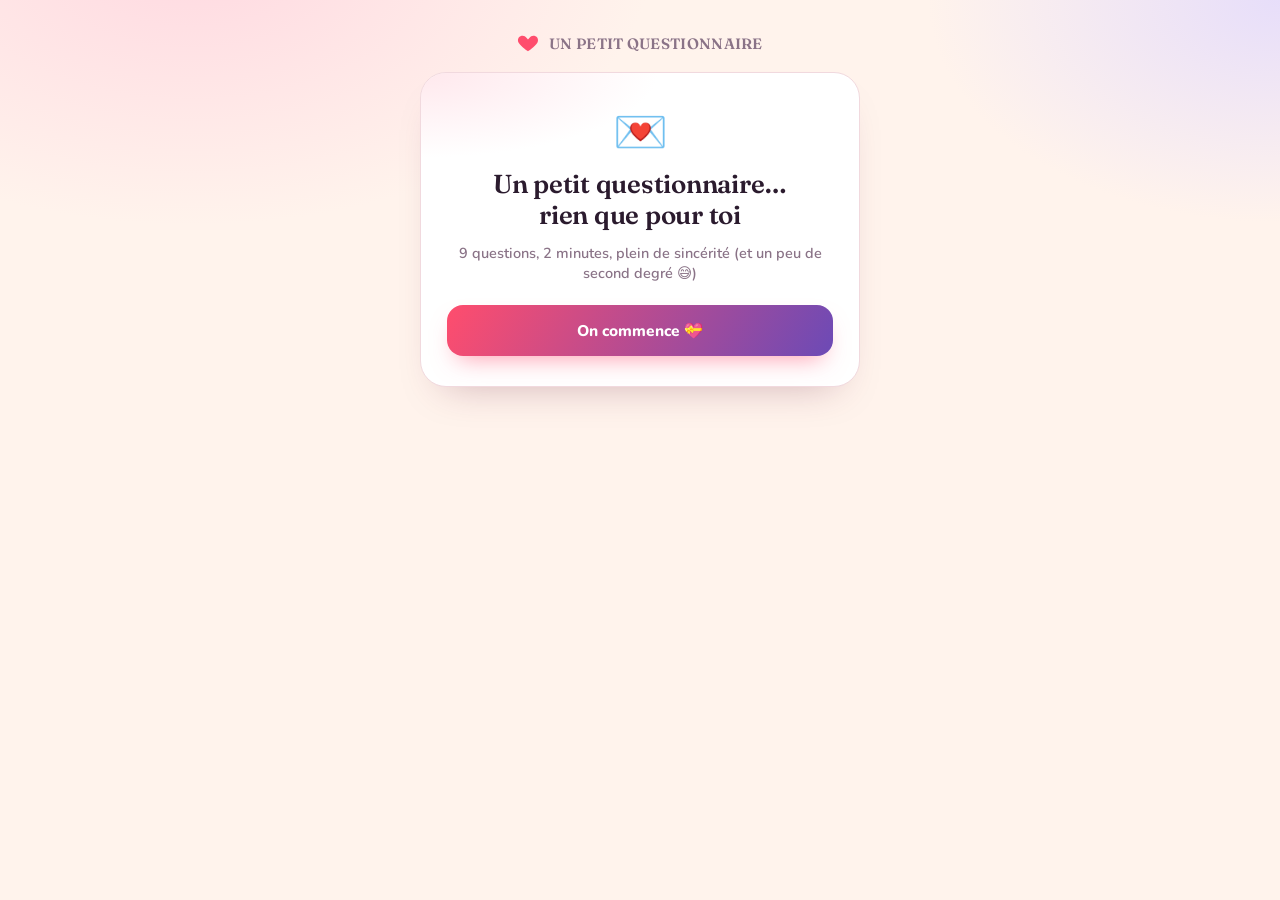
<file: index.html>
<!DOCTYPE html>
<html lang="fr">
<head>
<meta charset="UTF-8">
<meta name="viewport" content="width=device-width, initial-scale=1, viewport-fit=cover">
<title>Est-ce que je te plais ?</title>
<meta name="description" content="Un petit questionnaire ludique en 9 questions.">
<meta name="color-scheme" content="light dark">
<link rel="preconnect" href="https://fonts.googleapis.com">
<link rel="preconnect" href="https://fonts.gstatic.com" crossorigin>
<link href="https://fonts.googleapis.com/css2?family=Fraunces:ital,opsz,wght@0,9..144,400;0,9..144,600;0,9..144,700;1,9..144,600&family=Nunito:wght@500;600;700;800&display=swap" rel="stylesheet">
<style>
  :root{
    --bg:#FFF3EC;
    --surface:#FFFFFF;
    --surface-2:#FFE7EE;
    --ink:#2B1B2E;
    --muted:#8A7387;
    --accent:#FF4D6D;
    --accent-ink:#FFFFFF;
    --accent-soft:#FFD9E1;
    --accent-2:#6C4AB6;
    --accent-2-soft:#E7DEFA;
    --line:#F1D9DE;
    --shadow: 0 20px 40px -24px rgba(107,32,60,0.35);
  }
  @media (prefers-color-scheme: dark){
    :root:not([data-theme="light"]){
      --bg:#1B1220;
      --surface:#271A2E;
      --surface-2:#33223C;
      --ink:#F6EAF1;
      --muted:#C0A7BA;
      --accent:#FF6B87;
      --accent-ink:#1B1220;
      --accent-soft:#4A2A3A;
      --accent-2:#B49CF0;
      --accent-2-soft:#3B2E52;
      --line:#3D2A42;
      --shadow: 0 20px 40px -20px rgba(0,0,0,0.6);
    }
  }
  :root[data-theme="dark"]{
    --bg:#1B1220;
    --surface:#271A2E;
    --surface-2:#33223C;
    --ink:#F6EAF1;
    --muted:#C0A7BA;
    --accent:#FF6B87;
    --accent-ink:#1B1220;
    --accent-soft:#4A2A3A;
    --accent-2:#B49CF0;
    --accent-2-soft:#3B2E52;
    --line:#3D2A42;
    --shadow: 0 20px 40px -20px rgba(0,0,0,0.6);
  }

  *{box-sizing:border-box;}
  html,body{margin:0;padding:0;}
  body{
    background:
      radial-gradient(60% 50% at 15% -5%, var(--accent-soft) 0%, transparent 60%),
      radial-gradient(50% 45% at 100% 0%, var(--accent-2-soft) 0%, transparent 55%),
      var(--bg);
    color:var(--ink);
    font-family:"Nunito",system-ui,sans-serif;
    min-height:100vh;
    display:flex;
    justify-content:center;
    padding-inline:16px;
    padding-block:32px;
  }
  h1,h2,h3,.display{
    font-family:"Fraunces",Georgia,serif;
    font-weight:600;
    text-wrap:balance;
    letter-spacing:-0.01em;
  }
  .wrap{
    width:100%;
    max-width:440px;
    display:flex;
    flex-direction:column;
    gap:18px;
  }
  .brand{
    display:flex;
    align-items:center;
    gap:10px;
    justify-content:center;
    color:var(--accent);
  }
  .brand svg{width:22px;height:22px;flex:none;}
  .brand span{
    font-family:"Fraunces",serif;
    font-weight:600;
    font-size:15px;
    letter-spacing:0.02em;
    text-transform:uppercase;
    color:var(--muted);
  }
  .progress{
    display:flex;
    align-items:center;
    gap:10px;
  }
  .progress-track{
    flex:1;
    height:8px;
    border-radius:99px;
    background:var(--surface-2);
    overflow:hidden;
  }
  .progress-fill{
    height:100%;
    border-radius:99px;
    background:linear-gradient(90deg,var(--accent),var(--accent-2));
    transition:width .5s cubic-bezier(.65,0,.35,1);
  }
  .progress-label{
    font-size:12px;
    font-weight:800;
    color:var(--muted);
    white-space:nowrap;
    font-variant-numeric: tabular-nums;
  }
  .card{
    background:var(--surface);
    border:1px solid var(--line);
    border-radius:26px;
    padding:30px 26px;
    box-shadow:var(--shadow);
    position:relative;
    overflow:hidden;
  }
  .card::before{
    content:"";
    position:absolute;
    inset:0;
    background:radial-gradient(120% 60% at 0% 0%, var(--accent-soft) 0%, transparent 45%);
    opacity:.6;
    pointer-events:none;
  }
  .card > *{position:relative;}
  .eyebrow{
    font-size:12px;
    font-weight:800;
    letter-spacing:.08em;
    text-transform:uppercase;
    color:var(--accent);
    margin:0 0 8px;
  }
  .question{
    font-size:26px;
    line-height:1.2;
    margin:0 0 18px;
  }
  .sub{
    color:var(--muted);
    font-size:14.5px;
    font-weight:600;
    margin:-10px 0 18px;
  }
  .options{
    display:flex;
    flex-direction:column;
    gap:10px;
  }
  .opt{
    display:flex;
    align-items:center;
    gap:12px;
    text-align:left;
    width:100%;
    padding:14px 16px;
    border-radius:16px;
    border:1.5px solid var(--line);
    background:var(--surface);
    color:var(--ink);
    font-family:inherit;
    font-size:15px;
    font-weight:700;
    cursor:pointer;
    transition:border-color .15s, background .15s, transform .1s;
  }
  .opt:hover{border-color:var(--accent);background:var(--accent-soft);}
  .opt:active{transform:scale(.98);}
  .opt.big{
    justify-content:center;
    font-size:16px;
    padding:16px;
  }
  .opt .tick{
    flex:none;
    width:20px;height:20px;
    border-radius:6px;
    border:2px solid var(--line);
    display:flex;align-items:center;justify-content:center;
    transition:border-color .15s, background .15s;
  }
  .opt.checked{border-color:var(--accent);background:var(--accent-soft);}
  .opt.checked .tick{background:var(--accent);border-color:var(--accent);}
  .opt .tick svg{width:12px;height:12px;opacity:0;transition:opacity .1s;}
  .opt.checked .tick svg{opacity:1;}

  .btn{
    appearance:none;
    border:none;
    border-radius:16px;
    padding:15px 20px;
    font-family:inherit;
    font-weight:800;
    font-size:15.5px;
    cursor:pointer;
    width:100%;
    transition:transform .1s, opacity .15s, box-shadow .15s;
  }
  .btn:active{transform:scale(.98);}
  .btn-primary{
    background:linear-gradient(120deg,var(--accent),var(--accent-2));
    color:#fff;
    box-shadow:0 12px 24px -10px rgba(255,77,109,.55);
  }
  .btn-primary:disabled{opacity:.45;cursor:not-allowed;box-shadow:none;}
  .btn-ghost{
    background:transparent;
    color:var(--muted);
    border:1.5px solid var(--line);
  }
  .row-actions{
    display:flex;
    flex-direction:column;
    gap:10px;
    margin-top:22px;
  }

  .reply-box{
    background:var(--accent-2-soft);
    border-radius:18px;
    padding:18px 18px;
    font-size:16px;
    font-weight:700;
    line-height:1.45;
    color:var(--ink);
    margin-bottom:20px;
  }

  .scale-value{
    font-family:"Fraunces",serif;
    font-size:56px;
    font-weight:700;
    text-align:center;
    color:var(--accent);
    line-height:1;
    margin:6px 0 4px;
    font-variant-numeric: tabular-nums;
  }
  .scale-value span{font-size:22px;color:var(--muted);font-weight:700;}
  input[type=range]{
    width:100%;
    margin:18px 0 6px;
    accent-color:var(--accent);
    height:6px;
  }
  .scale-labels{
    display:flex;
    justify-content:space-between;
    font-size:12px;
    color:var(--muted);
    font-weight:700;
  }

  textarea{
    width:100%;
    min-height:120px;
    border-radius:16px;
    border:1.5px solid var(--line);
    background:var(--surface);
    color:var(--ink);
    font-family:inherit;
    font-size:15px;
    padding:14px;
    resize:vertical;
  }
  textarea:focus{outline:2px solid var(--accent);outline-offset:1px;}

  .center-emoji{font-size:44px;text-align:center;margin-bottom:6px;}

  .recap{
    display:flex;
    flex-direction:column;
    gap:12px;
    margin:18px 0 6px;
  }
  .recap-item{
    border:1.5px solid var(--line);
    border-radius:14px;
    padding:12px 14px;
  }
  .recap-q{
    font-size:11.5px;
    font-weight:800;
    text-transform:uppercase;
    letter-spacing:.04em;
    color:var(--accent-2);
    margin-bottom:4px;
  }
  .recap-a{font-size:14.5px;font-weight:700;}

  .toast{
    position:fixed;
    left:50%;
    bottom:24px;
    transform:translate(-50%,0);
    background:var(--ink);
    color:var(--bg);
    padding:10px 18px;
    border-radius:99px;
    font-size:13.5px;
    font-weight:700;
    opacity:0;
    pointer-events:none;
    transition:opacity .2s, transform .2s;
    z-index:10;
  }
  .toast.show{opacity:1;transform:translate(-50%,-6px);}

  @keyframes fadeSlide{
    from{opacity:0;transform:translateY(10px);}
    to{opacity:1;transform:translateY(0);}
  }
  .fade-in{animation:fadeSlide .35s cubic-bezier(.2,.8,.2,1) both;}

  @media (prefers-reduced-motion: reduce){
    .fade-in{animation:none;}
    .progress-fill{transition:none;}
  }

  a.btn-primary{display:block;text-align:center;text-decoration:none;box-sizing:border-box;}
</style>
</head>
<body>

<div class="wrap">
  <div class="brand">
    <svg viewBox="0 0 24 24" fill="currentColor"><path d="M12 21s-7.5-4.6-10.2-9.2C.1 8.7 1.4 5 5 4.1c2.1-.5 4.1.4 5.3 2.1L12 8.1l1.7-1.9c1.2-1.7 3.2-2.6 5.3-2.1C22.6 5 23.9 8.7 22.2 11.8 19.5 16.4 12 21 12 21z"/></svg>
    <span>un petit questionnaire</span>
  </div>
  <div class="progress" id="progressRow">
    <div class="progress-track"><div class="progress-fill" id="progressFill" style="width:0%"></div></div>
    <div class="progress-label" id="progressLabel">0/9</div>
  </div>
  <div id="stage"></div>
</div>
<div class="toast" id="toast"></div>

<script>
(function(){
  "use strict";

  var TOTAL_Q = 9;

  var relationReplies = {
    unsure: "Un proverbe chinois dit : si la montagne bloque la route, fonce et croise les doigts 💀",
    sexfriend: "😂😂 sérieux, audacieux… mais j'aime l'audace, donc viens en fait",
    friend: "Je fonce vers la friend zone, je t'appelle de là-bas 🏎",
    serious: "Je vois que madame a du goût. Je ne peux pas te promettre de tout te donner, mais seulement d'essayer",
    perfect: "🤣🤣 t'es dans quel monde… mais bon, parfait, c'est comme ça qu'on m'appelle",
    busride: "Bon choix : avec moi tu vas te retrouver dans des situations improbables, et découvrir quelqu'un de profondément étrange… mais attachant, à tester",
    soulmate: "Pas mal, du goût pour les bonnes choses. Je pense être capable de te soutenir et de te faire avancer sans t'étouffer. Si c'est ce que tu veux, je sais pas où on ira, mais on ira loin"
  };

  var relationOptions = [
    {id:"unsure", label:"Je sais pas, t'es relou et tu me mets mal à l'aise"},
    {id:"sexfriend", label:"Sex friend"},
    {id:"friend", label:"Amie uniquement"},
    {id:"serious", label:"Relation sérieuse"},
    {id:"perfect", label:"Relation parfaite"},
    {id:"busride", label:"Fou du bus"},
    {id:"soulmate", label:"Être ton âme sœur et entreprendre ensemble"}
  ];

  var likeOptions = [
    "Soirée chill",
    "Airbnb ambiance Netflix",
    "Grosse teuf puis dodo à l'Airbnb",
    "Faire de la moto derrière moi",
    "Petit ciné",
    "Rien, casse-toi t'es chelou",
    "Karting",
    "Petite balade avec discussion de merde"
  ];

  var state = {
    plait: null,
    relation: null,
    likes: [],
    noteprestation: 5,
    noteboite: 5,
    noteattirance: 5,
    notesortir: 5,
    hommeideal: "",
    aime: null
  };

  var stage = document.getElementById("stage");
  var progressRow = document.getElementById("progressRow");
  var progressFill = document.getElementById("progressFill");
  var progressLabel = document.getElementById("progressLabel");
  var toastEl = document.getElementById("toast");
  var toastTimer = null;

  function esc(s){
    return String(s).replace(/[&<>"']/g, function(c){
      return {"&":"&amp;","<":"&lt;",">":"&gt;",'"':"&quot;","'":"&#39;"}[c];
    });
  }

  function showToast(msg){
    toastEl.textContent = msg;
    toastEl.classList.add("show");
    clearTimeout(toastTimer);
    toastTimer = setTimeout(function(){ toastEl.classList.remove("show"); }, 2200);
  }

  function setProgress(n){
    if(n == null){
      progressRow.style.display = "none";
      return;
    }
    progressRow.style.display = "flex";
    progressFill.style.width = Math.round((n/TOTAL_Q)*100) + "%";
    progressLabel.textContent = n + "/" + TOTAL_Q;
  }

  function render(html, progress){
    stage.innerHTML = '<div class="card fade-in">' + html + '</div>';
    setProgress(progress);
    window.scrollTo({top:0, behavior:"instant" in window ? "instant" : "auto"});
  }

  // ---------- screens ----------

  function screenWelcome(){
    render(
      '<div class="center-emoji">💌</div>' +
      '<h1 class="question" style="text-align:center">Un petit questionnaire… rien que pour toi</h1>' +
      '<p class="sub" style="text-align:center;margin-top:-6px">9 questions, 2 minutes, plein de sincérité (et un peu de second degré 😅)</p>' +
      '<div class="row-actions">' +
        '<button class="btn btn-primary" id="start">On commence 💝</button>' +
      '</div>',
      null
    );
    document.getElementById("start").onclick = function(){ screenQ1(); };
  }

  function screenQ1(){
    render(
      '<p class="eyebrow">Question 1 / 9</p>' +
      '<h2 class="question">Est-ce que je te plais ?</h2>' +
      '<div class="options">' +
        '<button class="opt big" data-v="oui">Oui</button>' +
        '<button class="opt big" data-v="non">Non</button>' +
      '</div>',
      1
    );
    stage.querySelectorAll(".opt").forEach(function(btn){
      btn.onclick = function(){
        state.plait = btn.dataset.v;
        if(btn.dataset.v === "non"){ screenEndNon(); }
        else { screenQ2(); }
      };
    });
  }

  function screenEndNon(){
    render(
      '<div class="center-emoji">🤤</div>' +
      '<h2 class="question" style="text-align:center">Pas grave</h2>' +
      '<p class="reply-box" style="text-align:center">J\'ai un KFC pour oublier 🍗😅</p>' +
      '<div class="row-actions">' +
        '<button class="btn btn-ghost" id="restart">Recommencer</button>' +
      '</div>',
      null
    );
    document.getElementById("restart").onclick = restartAll;
  }

  function screenQ2(){
    var html = '<p class="eyebrow">Question 2 / 9</p>' +
      '<h2 class="question">Qu\'est-ce que tu veux comme type de relation ?</h2>' +
      '<div class="options">';
    relationOptions.forEach(function(o){
      html += '<button class="opt" data-v="'+o.id+'">'+esc(o.label)+'</button>';
    });
    html += '</div>';
    render(html, 2);
    stage.querySelectorAll(".opt").forEach(function(btn){
      btn.onclick = function(){
        state.relation = btn.dataset.v;
        screenQ2Reply();
      };
    });
  }

  function relationLabel(id){
    var found = relationOptions.filter(function(o){ return o.id === id; })[0];
    return found ? found.label : "";
  }

  function screenQ2Reply(){
    render(
      '<p class="eyebrow">Ta réponse : ' + esc(relationLabel(state.relation)) + '</p>' +
      '<div class="reply-box">' + esc(relationReplies[state.relation]) + '</div>' +
      '<div class="row-actions">' +
        '<button class="btn btn-primary" id="next">Suite →</button>' +
      '</div>',
      2
    );
    document.getElementById("next").onclick = screenQ3;
  }

  function screenQ3(){
    var html = '<p class="eyebrow">Question 3 / 9</p>' +
      '<h2 class="question">Qu\'est-ce que tu aimes ?</h2>' +
      '<p class="sub">Coche tout ce que tu veux</p>' +
      '<div class="options">';
    likeOptions.forEach(function(label, i){
      var checked = state.likes.indexOf(label) > -1;
      html += '<button class="opt'+(checked?' checked':'')+'" data-i="'+i+'">' +
        '<span class="tick"><svg viewBox="0 0 24 24" fill="none" stroke="#fff" stroke-width="3" stroke-linecap="round" stroke-linejoin="round"><polyline points="20 6 9 17 4 12"/></svg></span>' +
        esc(label) + '</button>';
    });
    html += '</div>' +
      '<div class="row-actions">' +
        '<button class="btn btn-primary" id="next">Valider</button>' +
      '</div>';
    render(html, 3);

    stage.querySelectorAll(".opt").forEach(function(btn){
      btn.onclick = function(){
        var label = likeOptions[btn.dataset.i];
        var idx = state.likes.indexOf(label);
        if(idx > -1){ state.likes.splice(idx,1); btn.classList.remove("checked"); }
        else { state.likes.push(label); btn.classList.add("checked"); }
      };
    });
    document.getElementById("next").onclick = screenQ3Reply;
  }

  function screenQ3Reply(){
    var listText = state.likes.length
      ? state.likes.map(function(l){ return "• " + esc(l); }).join("<br>")
      : "• rien du tout (mystérieuse 😏)";
    render(
      '<div class="reply-box">Cool ça, moi j\'aime aussi :<br><br>' + listText + '<br><br>Quelle coïncidence 😅</div>' +
      '<div class="row-actions">' +
        '<button class="btn btn-primary" id="next">Suite →</button>' +
      '</div>',
      3
    );
    document.getElementById("next").onclick = screenQ4;
  }

  function screenScale(opts){
    // opts: {step, title, sub, key, next}
    render(
      '<p class="eyebrow">Question ' + opts.step + ' / 9</p>' +
      '<h2 class="question">' + opts.title + '</h2>' +
      (opts.sub ? '<p class="sub">' + opts.sub + '</p>' : '') +
      '<div class="scale-value" id="scaleVal">' + state[opts.key] + '<span>/10</span></div>' +
      '<input type="range" id="scaleInput" min="0" max="10" step="1" value="' + state[opts.key] + '">' +
      '<div class="scale-labels"><span>0</span><span>10</span></div>' +
      '<div class="row-actions">' +
        '<button class="btn btn-primary" id="next">Suite →</button>' +
      '</div>',
      opts.step
    );
    var input = document.getElementById("scaleInput");
    var val = document.getElementById("scaleVal");
    input.oninput = function(){
      state[opts.key] = Number(input.value);
      val.innerHTML = input.value + "<span>/10</span>";
    };
    document.getElementById("next").onclick = opts.next;
  }

  function screenQ4(){
    screenScale({step:4, title:"Sur 10, tu notes ma prestation ?", key:"noteprestation", next:screenQ5});
  }
  function screenQ5(){
    screenScale({step:5, title:"Sur 10, tu notes la soirée en boîte qu\'on a passée ensemble ?", key:"noteboite", next:screenQ6});
  }
  function screenQ6(){
    screenScale({step:6, title:"Sur 10, tu me notes en attirance ?", key:"noteattirance", next:screenQ7});
  }
  function screenQ7(){
    screenScale({step:7, title:"Sur 10, tu notes la possibilité qu\'on sorte ensemble ?", key:"notesortir", next:screenQ8});
  }

  function screenQ8(){
    render(
      '<p class="eyebrow">Question 8 / 9</p>' +
      '<h2 class="question">Waouh 😮 Et comment serait l\'homme idéal pour toi ?</h2>' +
      '<textarea id="idealInput" placeholder="Écris tout ce que tu veux…">' + esc(state.hommeideal) + '</textarea>' +
      '<div class="row-actions">' +
        '<button class="btn btn-primary" id="next">Suite →</button>' +
      '</div>',
      8
    );
    document.getElementById("next").onclick = function(){
      state.hommeideal = document.getElementById("idealInput").value.trim();
      screenQ8Reply();
    };
  }

  function screenQ8Reply(){
    render(
      '<div class="reply-box">Je t\'ai dit l\'homme parfait, pas moi 😉</div>' +
      '<div class="row-actions">' +
        '<button class="btn btn-primary" id="next">Suite →</button>' +
      '</div>',
      8
    );
    document.getElementById("next").onclick = screenQ9;
  }

  function screenQ9(){
    render(
      '<p class="eyebrow">Question 9 / 9</p>' +
      '<h2 class="question">T\'as aimé ce questionnaire ?</h2>' +
      '<div class="options">' +
        '<button class="opt big" data-v="oui">Oui</button>' +
        '<button class="opt big" data-v="non">Non</button>' +
      '</div>',
      9
    );
    stage.querySelectorAll(".opt").forEach(function(btn){
      btn.onclick = function(){
        state.aime = btn.dataset.v;
        screenFinal();
      };
    });
  }

  function buildRecap(plain){
    var rows = [
      ["Est-ce que je te plais ?", state.plait === "oui" ? "Oui" : "Non"],
      ["Type de relation voulu", relationLabel(state.relation)],
      ["Ce qu'elle aime", state.likes.length ? state.likes.join(", ") : "(rien coché)"],
      ["Note de sa prestation /10", state.noteprestation],
      ["Note de la soirée en boîte /10", state.noteboite],
      ["Note d'attirance /10", state.noteattirance],
      ["Note de chance de sortir ensemble /10", state.notesortir],
      ["Homme idéal", state.hommeideal || "(pas de réponse)"],
      ["A aimé le questionnaire ?", state.aime === "oui" ? "Oui" : "Non"]
    ];
    if(plain){
      return rows.map(function(r){ return r[0] + " : " + r[1]; }).join("\n");
    }
    return rows.map(function(r){
      return '<div class="recap-item"><div class="recap-q">' + esc(r[0]) + '</div><div class="recap-a">' + esc(String(r[1])) + '</div></div>';
    }).join("");
  }

  function screenFinal(){
    var subject = encodeURIComponent("Mes réponses au questionnaire 💌");
    var body = encodeURIComponent(buildRecap(true) + "\n\n— envoyé depuis le petit questionnaire");
    var mailto = "mailto:paulmedina37510@gmail.com?subject=" + subject + "&body=" + body;

    render(
      '<div class="center-emoji">💖</div>' +
      '<h2 class="question" style="text-align:center">Merci d\'avoir joué le jeu</h2>' +
      '<div class="recap">' + buildRecap(false) + '</div>' +
      '<div class="row-actions">' +
        '<a class="btn btn-primary" id="mailBtn" href="' + mailto + '">Lui envoyer mes réponses ✉️</a>' +
        '<button class="btn btn-ghost" id="copyBtn">Copier mes réponses</button>' +
        '<button class="btn btn-ghost" id="restart">Recommencer</button>' +
      '</div>',
      9
    );

    document.getElementById("copyBtn").onclick = function(){
      var text = buildRecap(true);
      try{
        navigator.clipboard.writeText(text).then(function(){
          showToast("Copié ✓ tu peux le coller dans un message");
        }).catch(function(){
          showToast("Impossible de copier, envoie plutôt par mail");
        });
      }catch(e){
        showToast("Impossible de copier, envoie plutôt par mail");
      }
    };
    document.getElementById("restart").onclick = restartAll;
  }

  function restartAll(){
    state = {
      plait: null, relation: null, likes: [],
      noteprestation: 5, noteboite: 5, noteattirance: 5, notesortir: 5,
      hommeideal: "", aime: null
    };
    screenWelcome();
  }

  screenWelcome();
})();
</script>
</body>
</html>
</file>
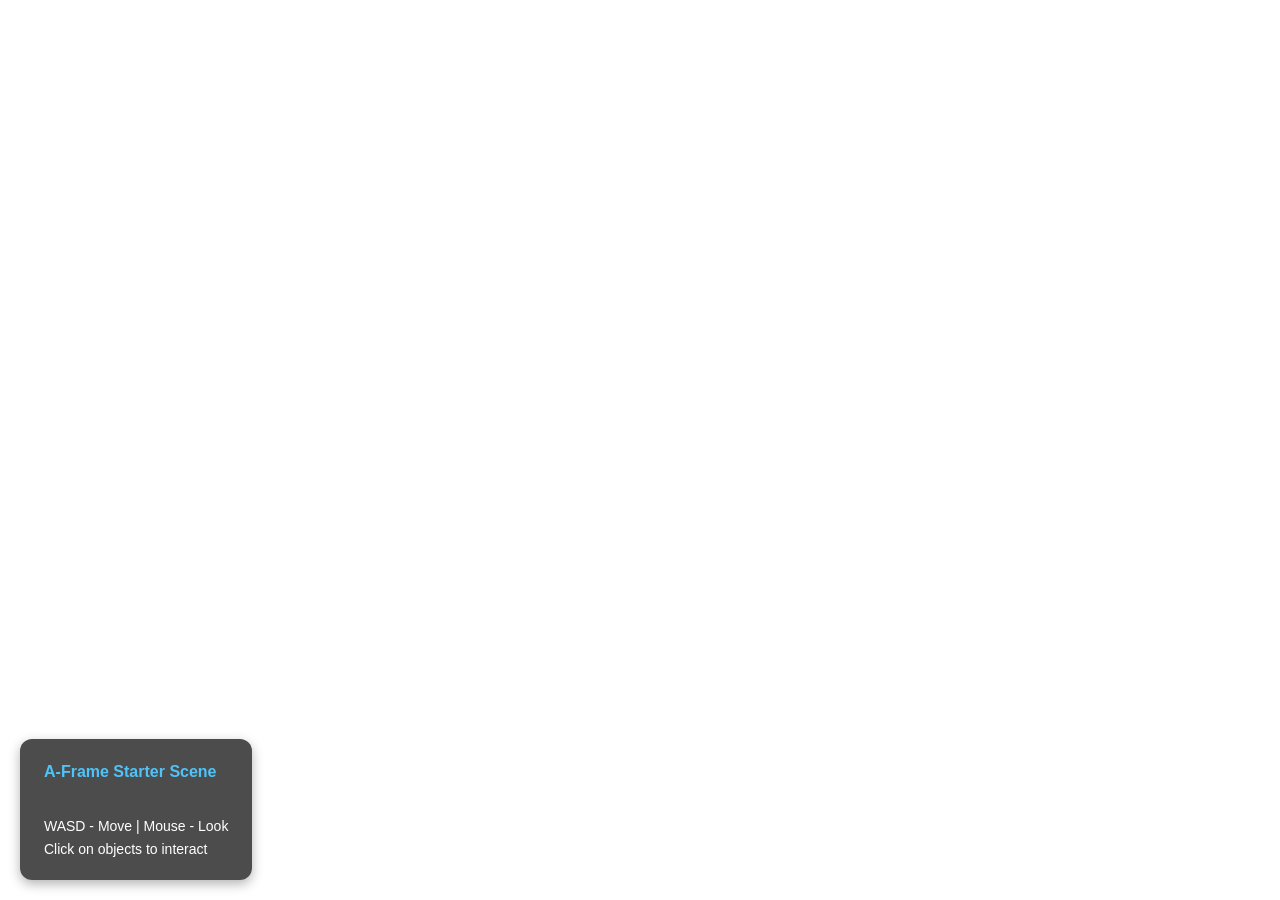
<file: .claude/skills/aframe-webxr/assets/starter_aframe/index.html>
<!DOCTYPE html>
<html>
  <head>
    <meta charset="utf-8">
    <title>A-Frame Starter Scene</title>
    <meta name="description" content="A-Frame VR/AR Starter Template">
    <meta name="viewport" content="width=device-width, initial-scale=1">
    <script src="https://aframe.io/releases/1.7.1/aframe.min.js"></script>
    <link rel="stylesheet" href="style.css">
  </head>
  <body>
    <a-scene>
      <!-- Assets -->
      <a-assets>
        <audio id="click-sound" src="https://cdn.aframe.io/360-image-gallery-boilerplate/audio/click.ogg"></audio>
      </a-assets>

      <!-- Environment -->
      <a-sky color="#87CEEB"></a-sky>
      <a-plane
        rotation="-90 0 0"
        width="20"
        height="20"
        color="#7BC8A4"
        shadow="receive: true">
      </a-plane>

      <!-- Lighting -->
      <a-entity light="type: ambient; color: #BBB; intensity: 0.6"></a-entity>
      <a-entity
        light="type: directional; color: #FFF; intensity: 0.5; castShadow: true"
        position="5 10 5">
      </a-entity>

      <!-- Interactive Objects -->
      <a-box
        id="box1"
        class="interactive"
        position="-1 0.5 -3"
        rotation="0 45 0"
        color="#4CC3D9"
        shadow="cast: true"
        animation="property: rotation; to: 0 405 0; loop: true; dur: 10000; easing: linear"
        event-set__mouseenter="scale: 1.2 1.2 1.2"
        event-set__mouseleave="scale: 1 1 1"
        sound="on: click; src: #click-sound">
      </a-box>

      <a-sphere
        id="sphere1"
        class="interactive"
        position="0 1.25 -5"
        radius="0.5"
        color="#EF2D5E"
        shadow="cast: true"
        animation__position="property: position; to: 0 2 -5; dir: alternate; loop: true; dur: 2000; easing: easeInOutQuad"
        event-set__click="color: orange"
        sound="on: click; src: #click-sound">
      </a-sphere>

      <a-cylinder
        id="cylinder1"
        class="interactive"
        position="1 0.75 -3"
        radius="0.3"
        height="1.5"
        color="#FFC65D"
        shadow="cast: true"
        event-set__mouseenter="color: yellow"
        event-set__mouseleave="color: #FFC65D"
        sound="on: click; src: #click-sound">
      </a-cylinder>

      <!-- Camera -->
      <a-camera position="0 1.6 0" look-controls wasd-controls>
        <a-cursor
          raycaster="objects: .interactive"
          fuse="false">
        </a-cursor>
      </a-camera>
    </a-scene>

    <!-- Info Panel -->
    <div id="info">
      <strong>A-Frame Starter Scene</strong><br>
      WASD - Move | Mouse - Look<br>
      Click on objects to interact
    </div>

    <script src="main.js"></script>
  </body>
</html>
</file>
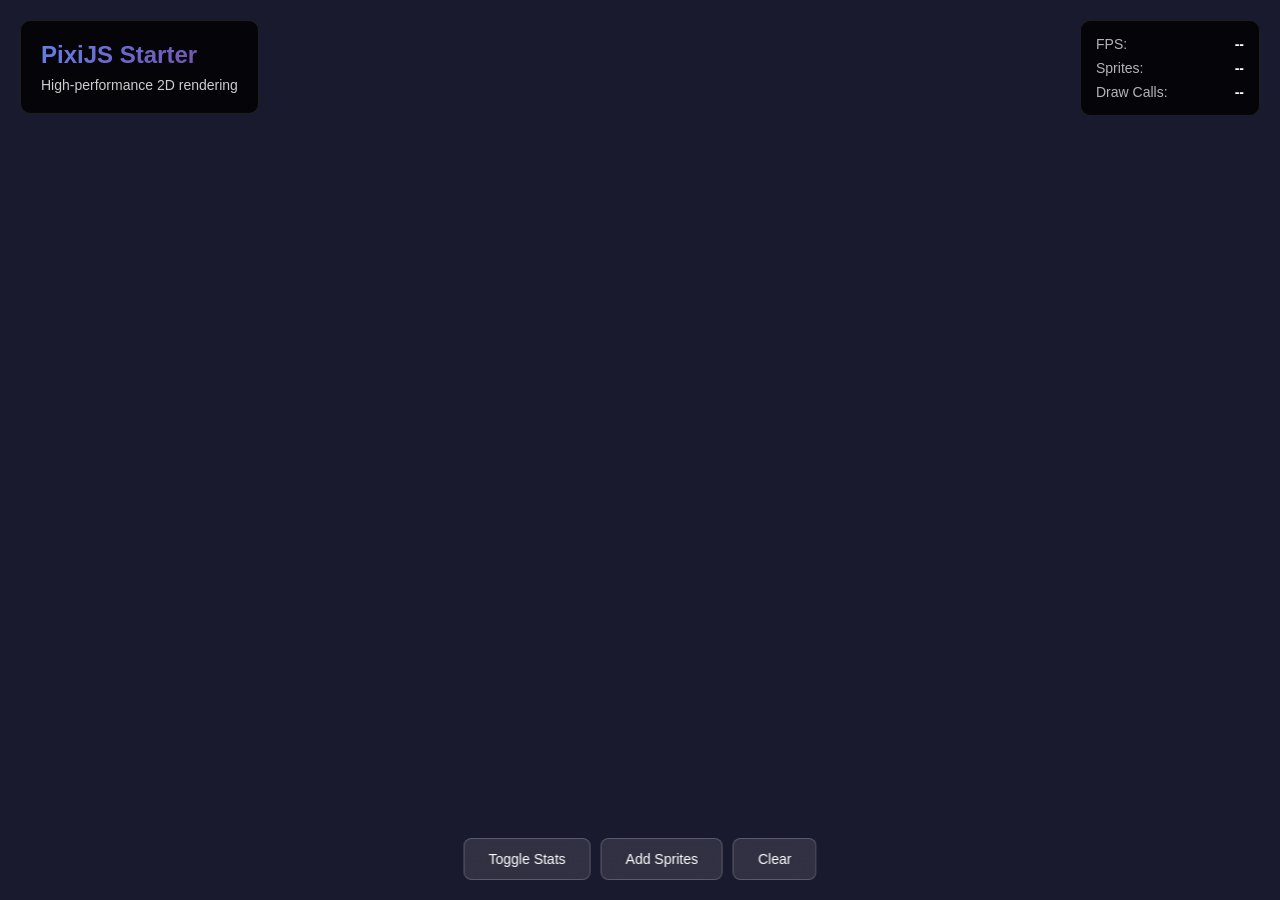
<file: .claude/skills/pixijs-2d/assets/starter_pixijs/index.html>
<!DOCTYPE html>
<html lang="en">
<head>
    <meta charset="UTF-8">
    <meta name="viewport" content="width=device-width, initial-scale=1.0">
    <title>PixiJS Starter</title>
    <link rel="stylesheet" href="styles.css">
</head>
<body>
    <!-- UI Overlay -->
    <div id="ui-overlay">
        <div id="info-panel">
            <h1>PixiJS Starter</h1>
            <p>High-performance 2D rendering</p>
        </div>

        <div id="stats-panel">
            <div class="stat">
                <span class="label">FPS:</span>
                <span id="fps">--</span>
            </div>
            <div class="stat">
                <span class="label">Sprites:</span>
                <span id="sprite-count">--</span>
            </div>
            <div class="stat">
                <span class="label">Draw Calls:</span>
                <span id="draw-calls">--</span>
            </div>
        </div>

        <div id="controls-panel">
            <button id="toggle-stats">Toggle Stats</button>
            <button id="add-sprites">Add Sprites</button>
            <button id="clear-sprites">Clear</button>
        </div>
    </div>

    <!-- PixiJS CDN -->
    <script src="https://pixijs.download/release/pixi.js"></script>
    <script src="main.js"></script>
</body>
</html>
</file>
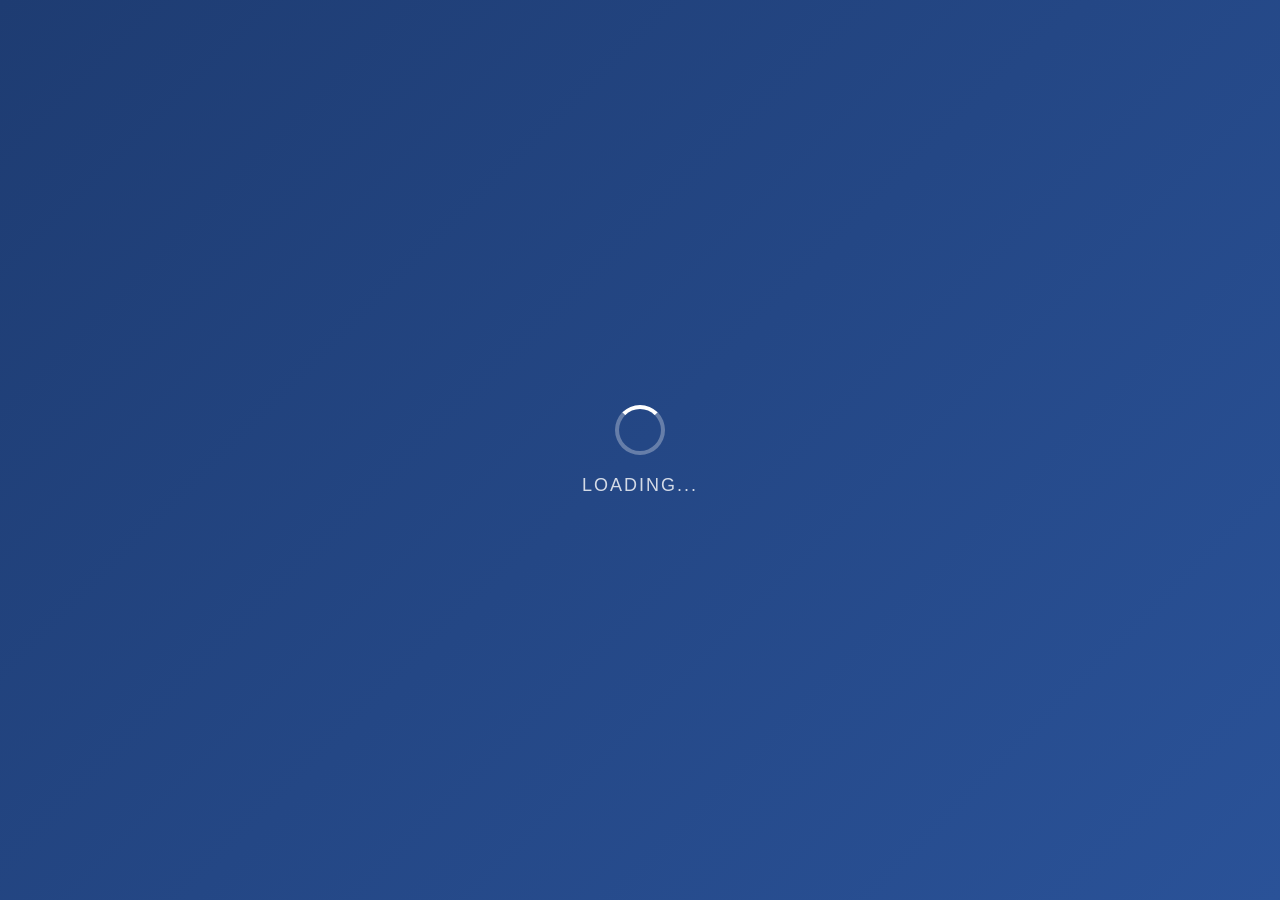
<file: .claude/skills/playcanvas-engine/assets/starter_playcanvas/index.html>
<!DOCTYPE html>
<html lang="en">
<head>
    <meta charset="UTF-8">
    <meta name="viewport" content="width=device-width, initial-scale=1.0, maximum-scale=1.0, user-scalable=no">
    <title>PlayCanvas Starter Project</title>
    <link rel="stylesheet" href="styles.css">

    <!-- PlayCanvas Engine -->
    <script src="https://code.playcanvas.com/playcanvas-stable.min.js"></script>
</head>
<body>
    <!-- Canvas Container -->
    <div id="app">
        <canvas id="application-canvas"></canvas>

        <!-- Loading Screen -->
        <div id="loading-screen">
            <div class="spinner"></div>
            <p>Loading...</p>
        </div>

        <!-- UI Overlay -->
        <div id="ui-overlay">
            <div id="info-panel">
                <h1>PlayCanvas Starter</h1>
                <p>Use mouse to rotate camera • Scroll to zoom</p>
            </div>

            <div id="stats-panel">
                <div class="stat">
                    <span class="label">FPS:</span>
                    <span id="fps">--</span>
                </div>
                <div class="stat">
                    <span class="label">Draw Calls:</span>
                    <span id="draw-calls">--</span>
                </div>
                <div class="stat">
                    <span class="label">Triangles:</span>
                    <span id="triangles">--</span>
                </div>
            </div>

            <div id="controls-panel">
                <button id="toggle-stats">Toggle Stats</button>
                <button id="toggle-wireframe">Wireframe</button>
                <button id="reset-camera">Reset Camera</button>
            </div>
        </div>
    </div>

    <!-- Application Scripts -->
    <script src="scripts/input-manager.js"></script>
    <script src="scripts/camera-controller.js"></script>
    <script src="scripts/app.js"></script>

    <script>
        // Initialize application when DOM is ready
        window.addEventListener('DOMContentLoaded', () => {
            initApp();
        });
    </script>
</body>
</html>
</file>
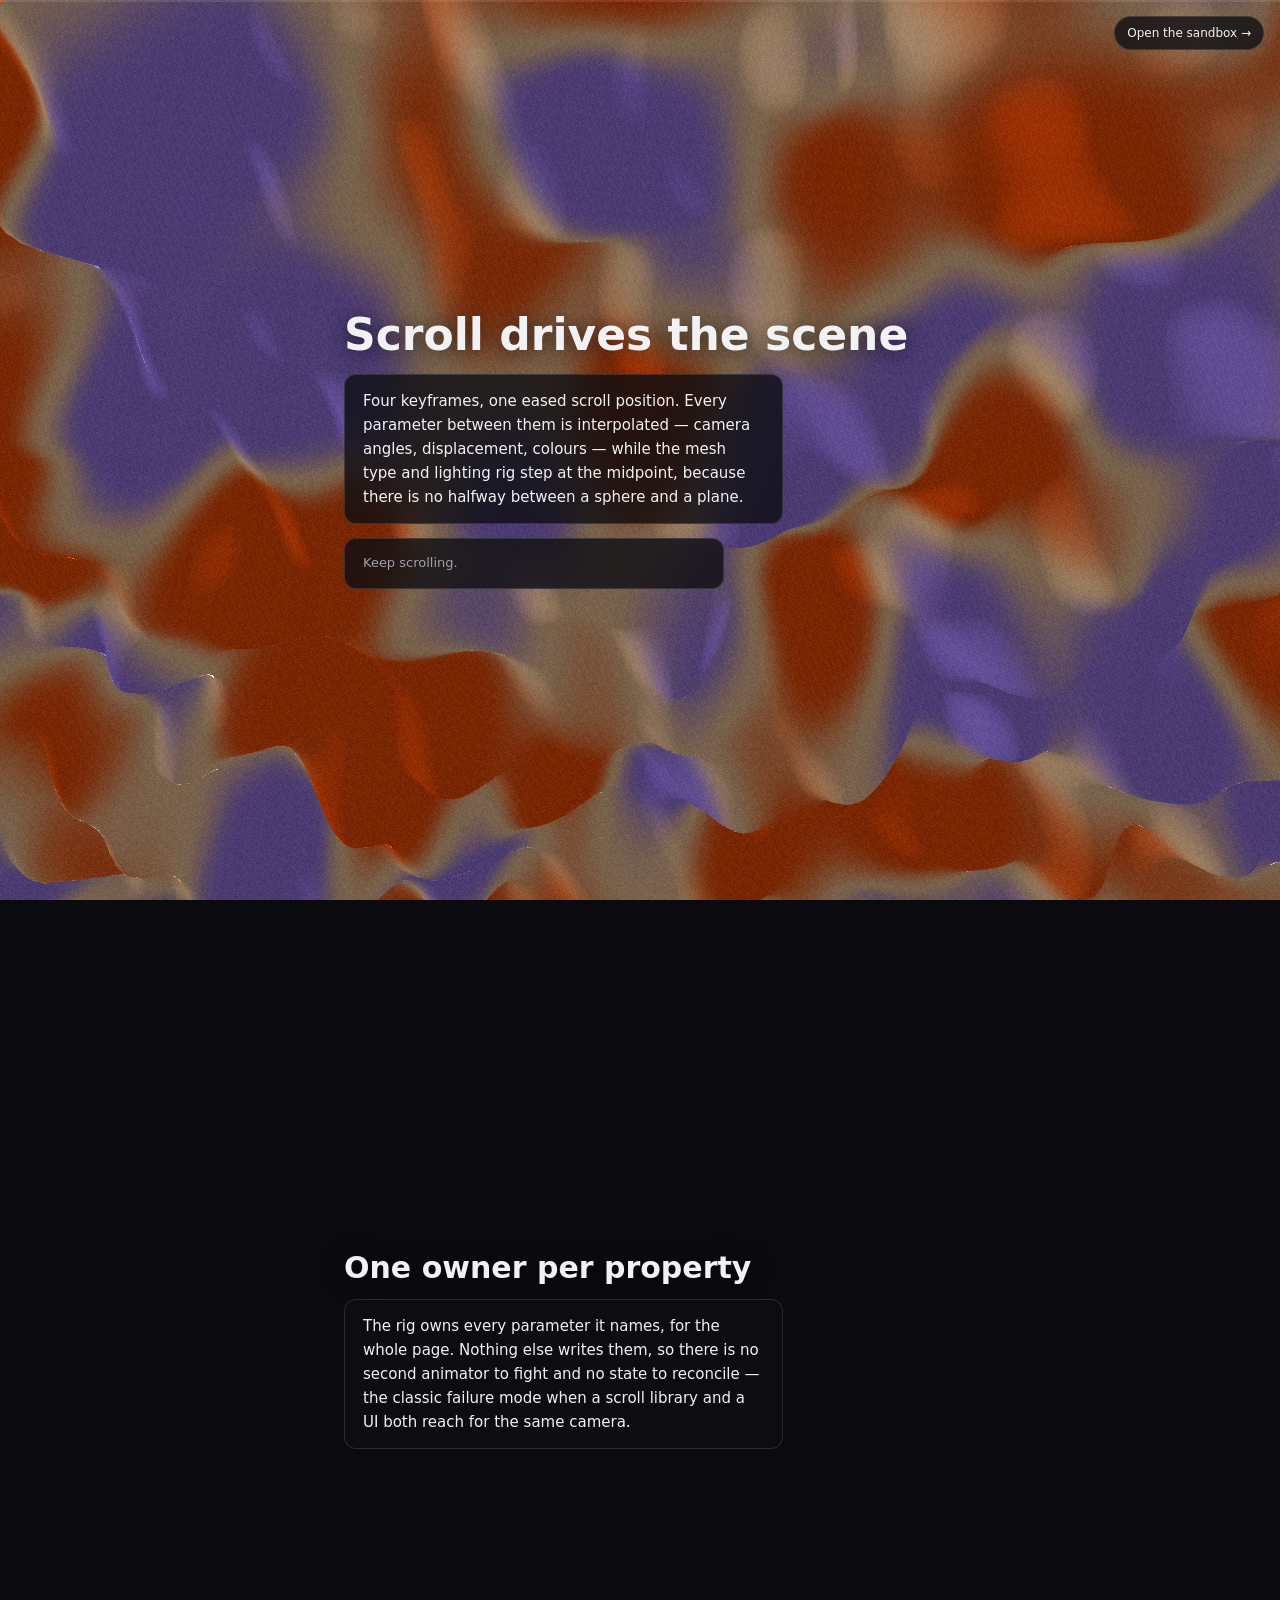
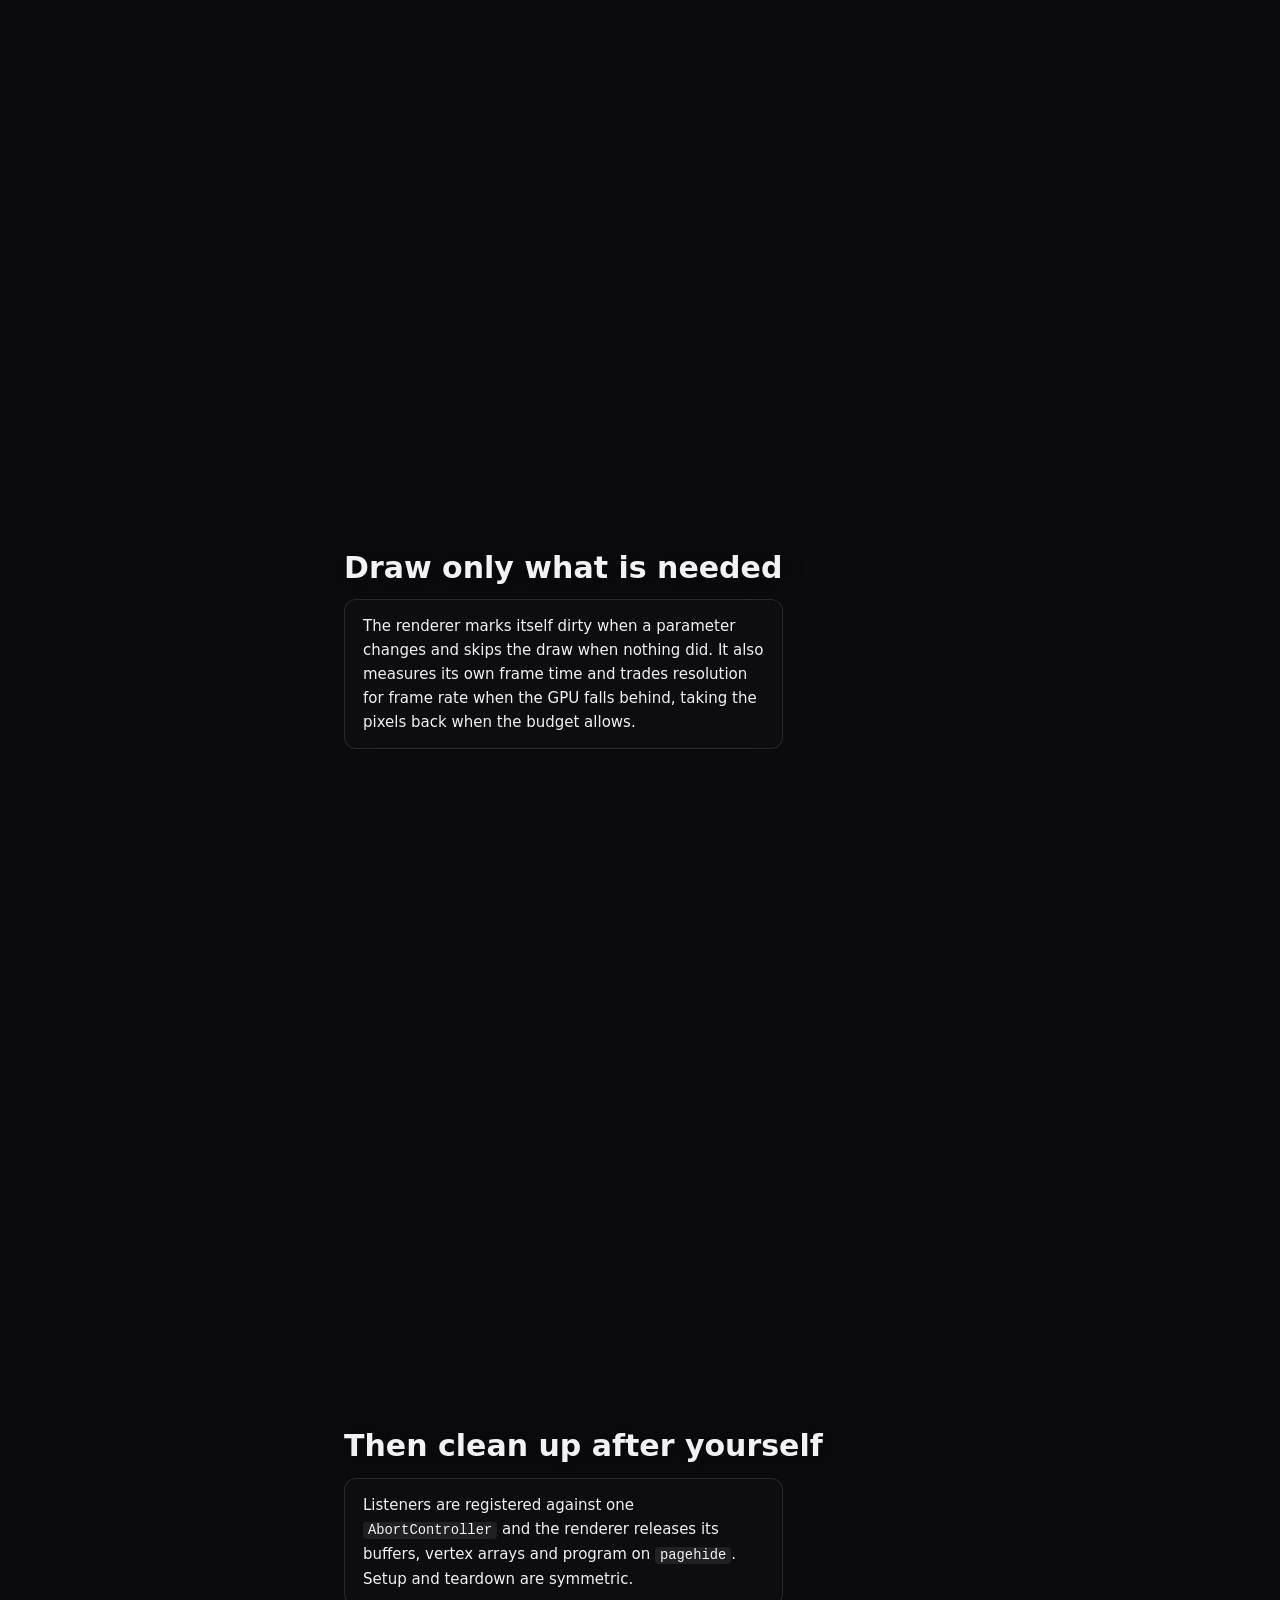
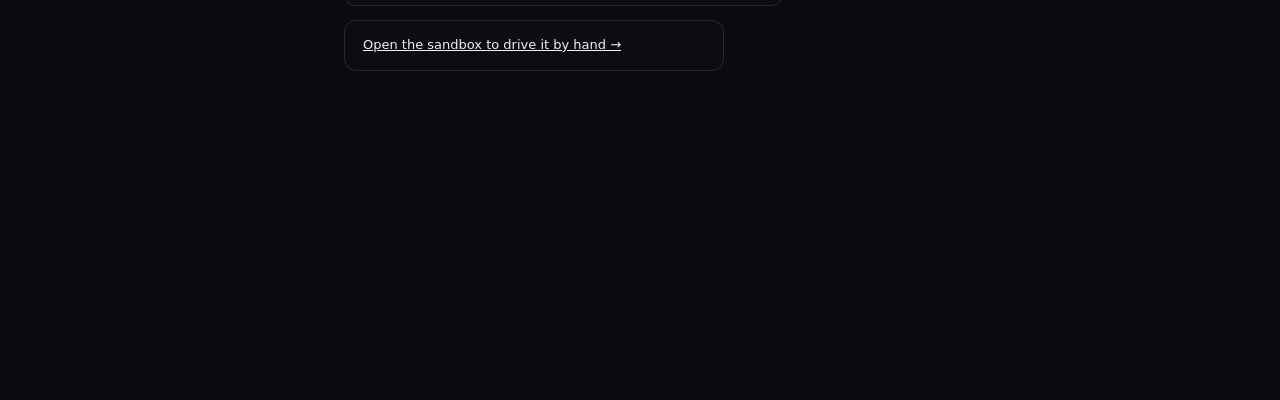
<file: scroll.html>
<!doctype html>
<html lang="en">
<head>
<meta charset="utf-8">
<meta name="viewport" content="width=device-width, initial-scale=1">
<title>Shader Gradient — Scroll Rig</title>
<link rel="stylesheet" href="style.css">
</head>
<body class="scroll-page">
  <canvas id="stage"></canvas>

  <div id="fallback" hidden>
    <h1>WebGL2 unavailable</h1>
    <p></p>
  </div>

  <div id="progress"><span></span></div>

  <a class="corner-link" href="index.html">Open the sandbox →</a>

  <main>
    <section>
      <h1>Scroll drives the scene</h1>
      <p>Four keyframes, one eased scroll position. Every parameter between them
         is interpolated — camera angles, displacement, colours — while the mesh
         type and lighting rig step at the midpoint, because there is no halfway
         between a sphere and a plane.</p>
      <p class="hint">Keep scrolling.</p>
    </section>

    <section>
      <h2>One owner per property</h2>
      <p>The rig owns every parameter it names, for the whole page. Nothing else
         writes them, so there is no second animator to fight and no state to
         reconcile — the classic failure mode when a scroll library and a UI
         both reach for the same camera.</p>
    </section>

    <section>
      <h2>Draw only what is needed</h2>
      <p>The renderer marks itself dirty when a parameter changes and skips the
         draw when nothing did. It also measures its own frame time and trades
         resolution for frame rate when the GPU falls behind, taking the pixels
         back when the budget allows.</p>
    </section>

    <section>
      <h2>Then clean up after yourself</h2>
      <p>Listeners are registered against one <code>AbortController</code> and
         the renderer releases its buffers, vertex arrays and program on
         <code>pagehide</code>. Setup and teardown are symmetric.</p>
      <p class="hint"><a href="index.html">Open the sandbox to drive it by hand →</a></p>
    </section>
  </main>

  <script type="module" src="src/scroll.js"></script>
</body>
</html>
</file>
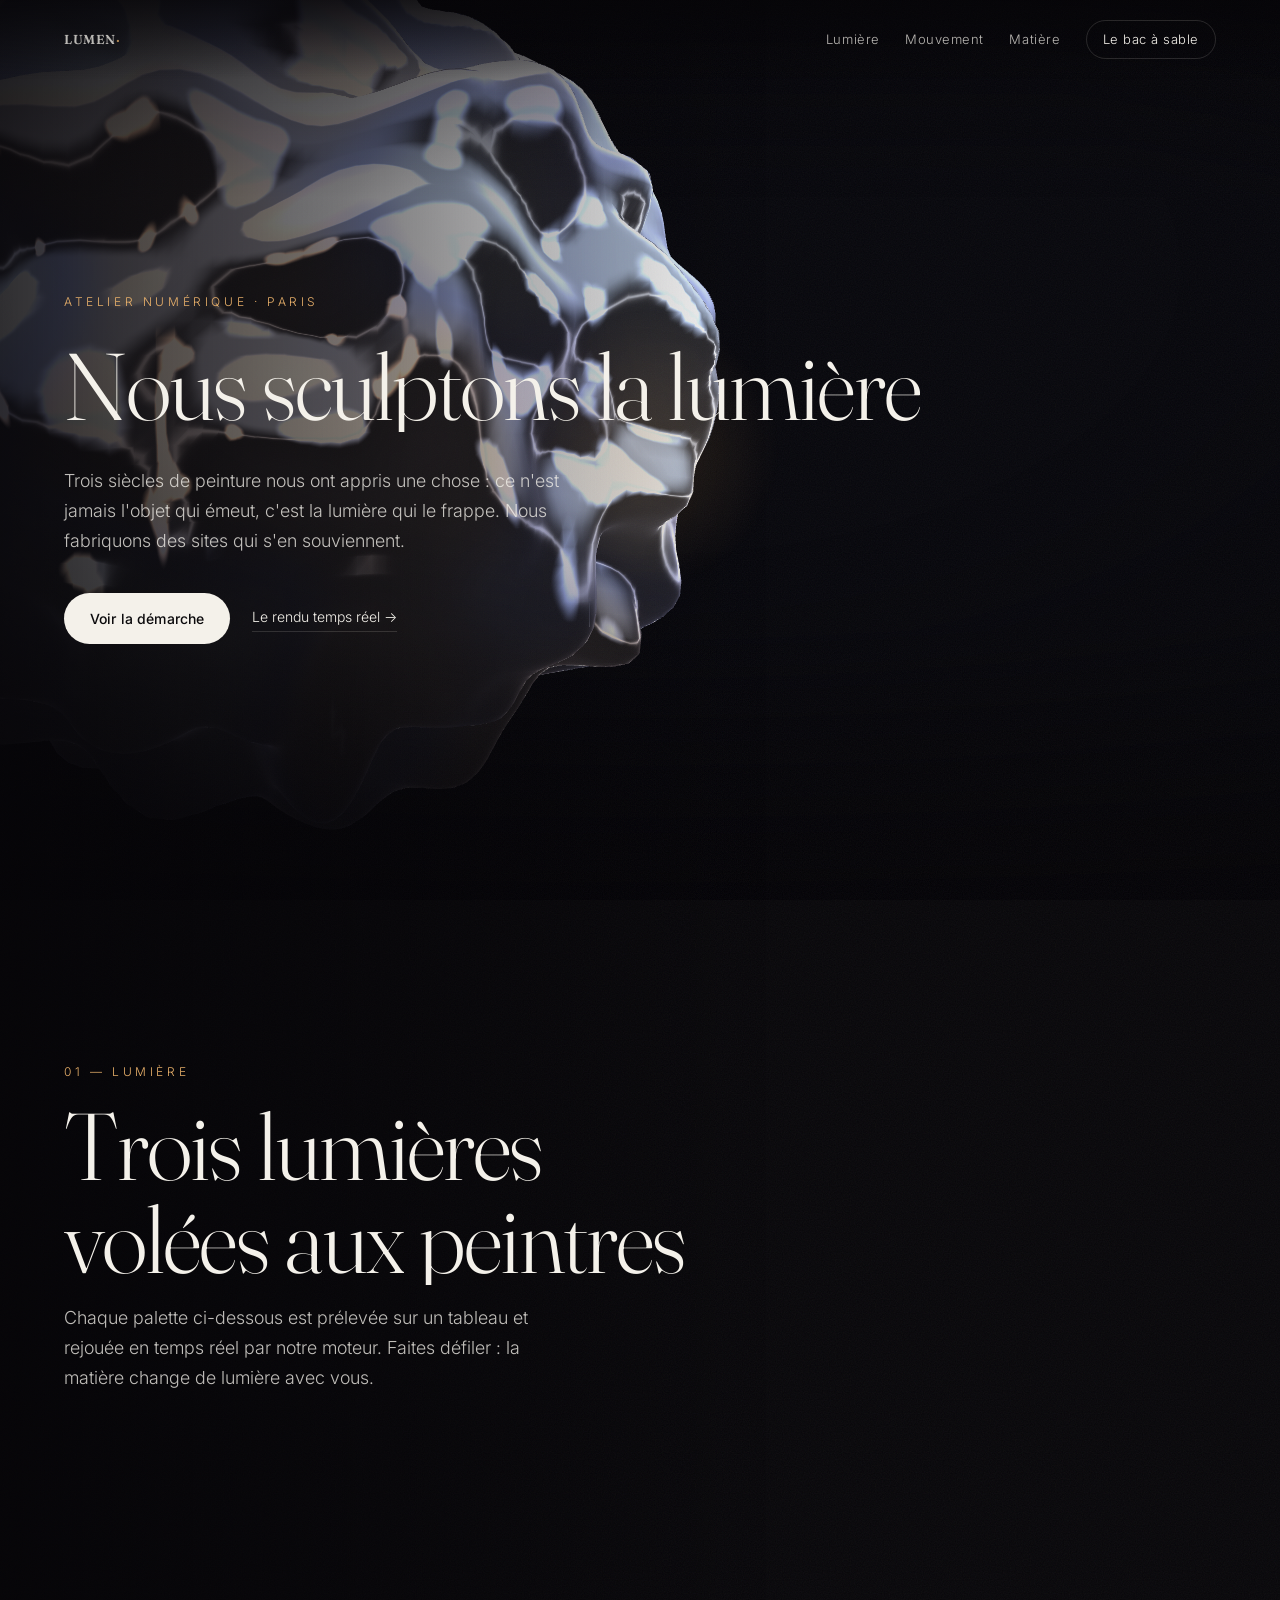
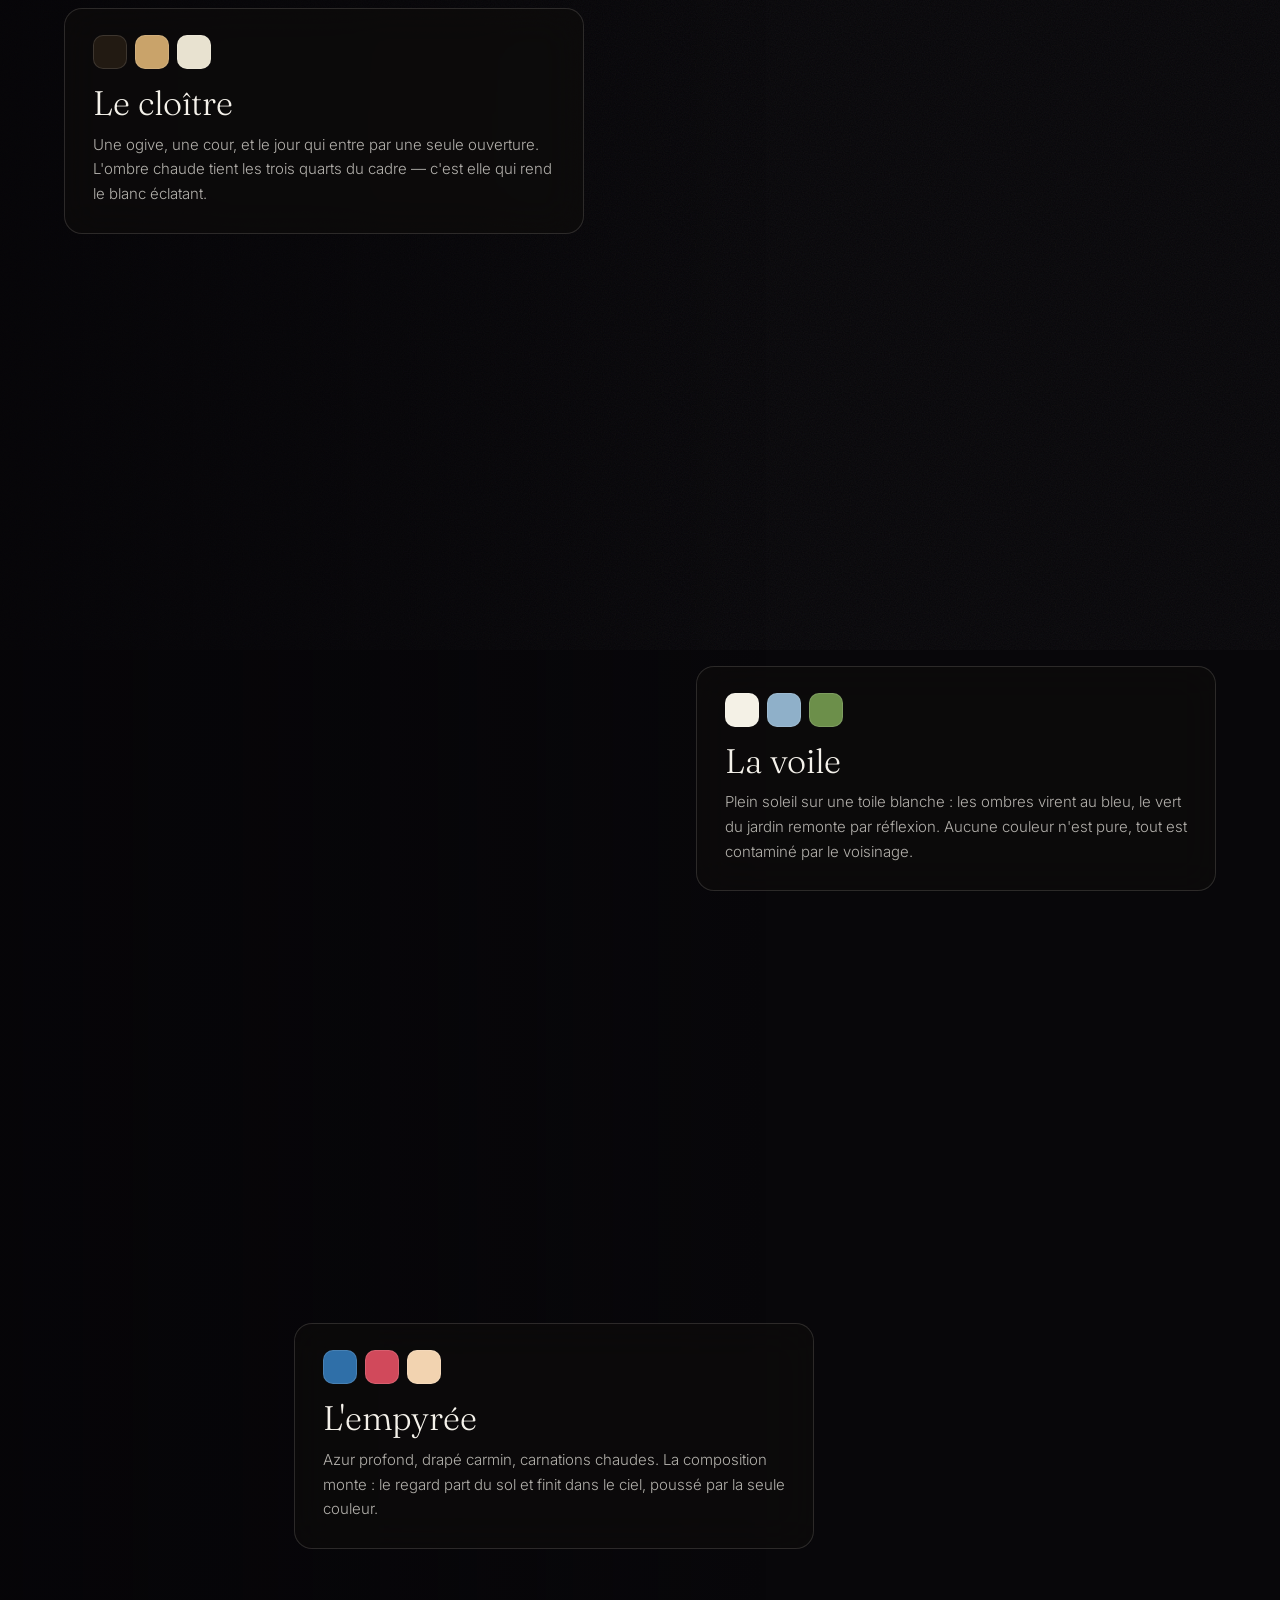
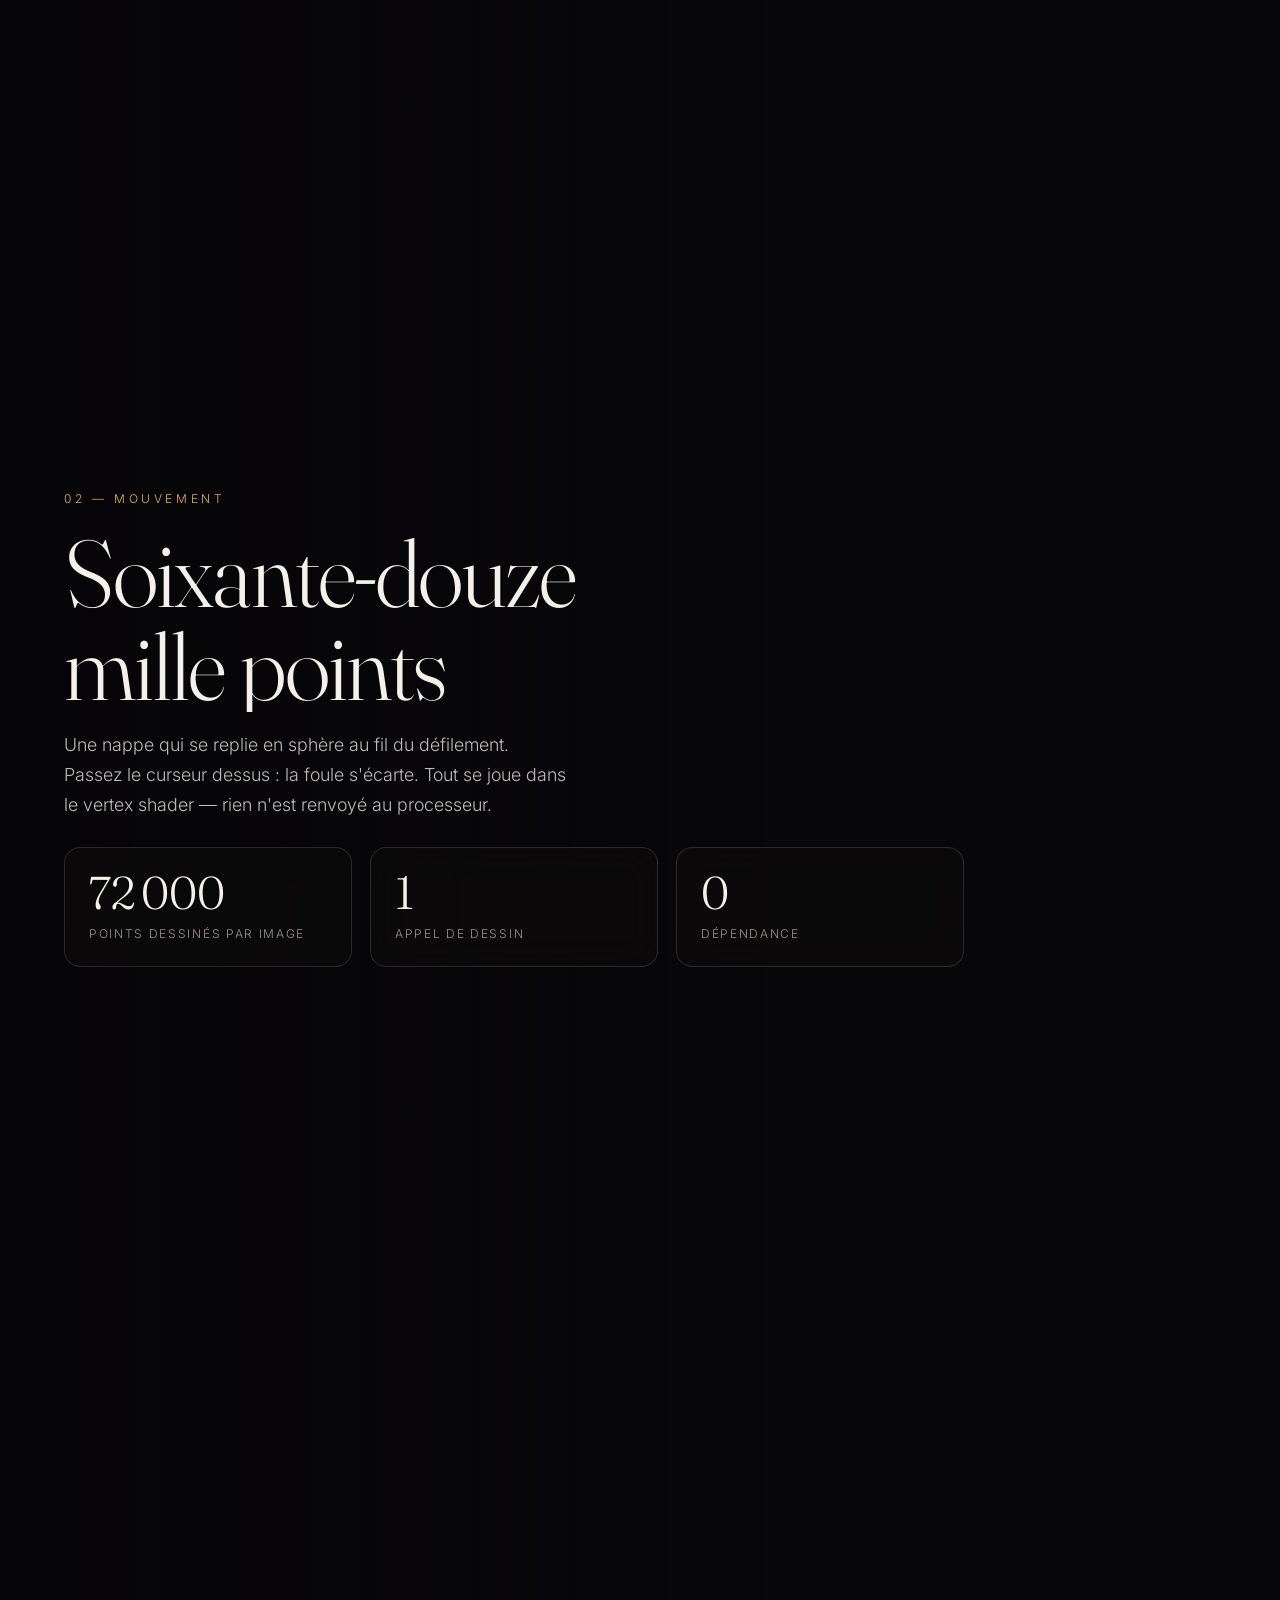
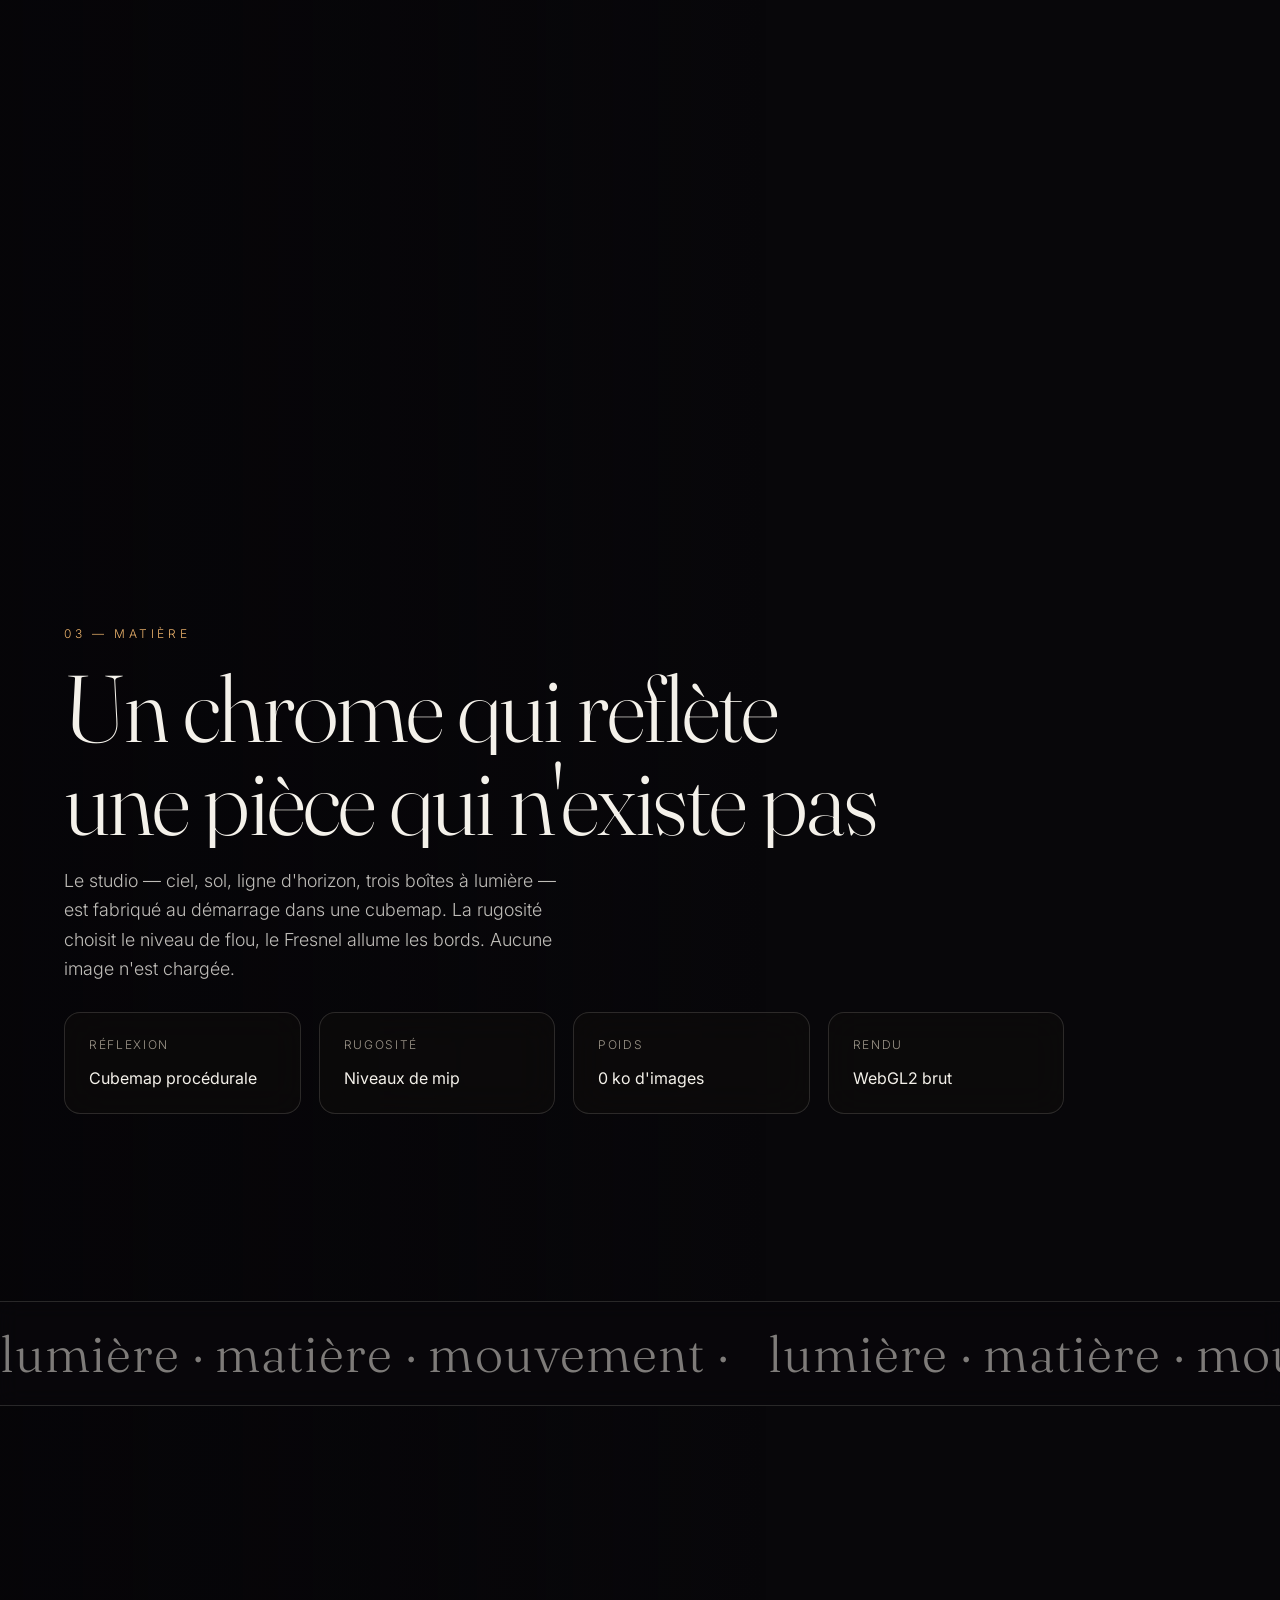
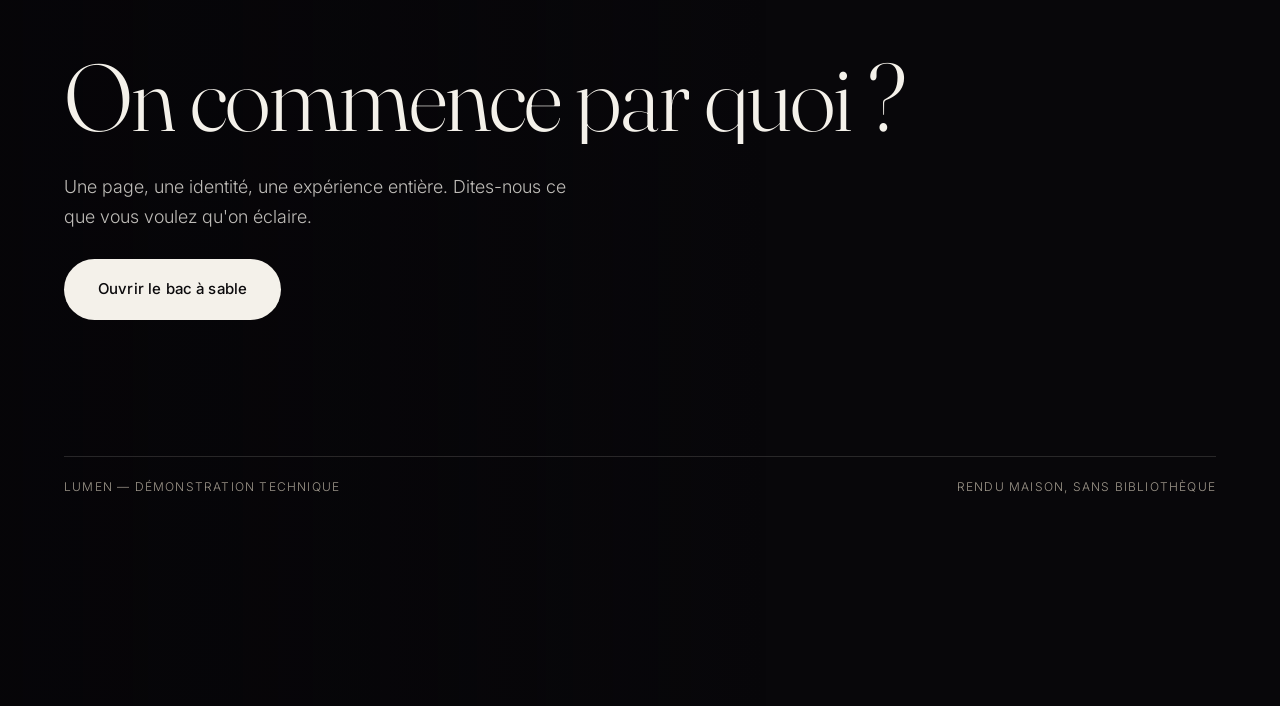
<file: showcase.html>
<!doctype html>
<html lang="fr">
<head>
<meta charset="utf-8">
<meta name="viewport" content="width=device-width, initial-scale=1">
<title>LUMEN — atelier numérique</title>
<link rel="preconnect" href="https://fonts.googleapis.com">
<link rel="preconnect" href="https://fonts.gstatic.com" crossorigin>
<link href="https://fonts.googleapis.com/css2?family=Fraunces:opsz,wght@9..144,300;9..144,600&family=Inter:wght@300;400;500&display=swap" rel="stylesheet">
<link rel="stylesheet" href="showcase.css">
</head>
<body>
  <canvas id="mesh" aria-hidden="true"></canvas>
  <canvas id="field" aria-hidden="true"></canvas>
  <div id="vignette" aria-hidden="true"></div>
  <div id="grain" aria-hidden="true"></div>
  <div id="cursor" aria-hidden="true"></div>

  <div id="fallback" hidden>
    <h1>WebGL2 indisponible</h1>
    <p></p>
  </div>

  <header class="topbar">
    <a class="wordmark" href="#top">LUMEN<span>·</span></a>
    <nav>
      <a href="#lumiere">Lumière</a>
      <a href="#mouvement">Mouvement</a>
      <a href="#matiere">Matière</a>
      <a class="ghost magnetic" href="index.html">Le bac à sable</a>
    </nav>
  </header>

  <main>
    <section id="top" class="hero" data-scene="chrome">
      <p class="eyebrow reveal">Atelier numérique · Paris</p>
      <h1 class="display split">Nous sculptons la lumière</h1>
      <p class="lede reveal">Trois siècles de peinture nous ont appris une chose : ce n'est
         jamais l'objet qui émeut, c'est la lumière qui le frappe. Nous fabriquons des
         sites qui s'en souviennent.</p>
      <div class="actions reveal">
        <a class="button magnetic" href="#lumiere">Voir la démarche</a>
        <a class="link magnetic" href="#matiere">Le rendu temps réel →</a>
      </div>
      <div class="scroll-cue reveal"><span></span>défiler</div>
    </section>

    <section id="lumiere" class="palettes" data-scene="palette">
      <div class="section-head">
        <p class="eyebrow reveal">01 — Lumière</p>
        <h2 class="display split">Trois lumières volées aux peintres</h2>
        <p class="lede reveal">Chaque palette ci-dessous est prélevée sur un tableau et
           rejouée en temps réel par notre moteur. Faites défiler : la matière change
           de lumière avec vous.</p>
      </div>

      <article class="palette reveal" data-palette="cloister">
        <div class="swatches"><i style="--c:#221a12"></i><i style="--c:#c9a36a"></i><i style="--c:#e8e2d0"></i></div>
        <h3>Le cloître</h3>
        <p>Une ogive, une cour, et le jour qui entre par une seule ouverture.
           L'ombre chaude tient les trois quarts du cadre — c'est elle qui rend
           le blanc éclatant.</p>
      </article>

      <article class="palette reveal" data-palette="sail">
        <div class="swatches"><i style="--c:#f4f1e6"></i><i style="--c:#8fb0c9"></i><i style="--c:#6c8f4a"></i></div>
        <h3>La voile</h3>
        <p>Plein soleil sur une toile blanche : les ombres virent au bleu, le vert
           du jardin remonte par réflexion. Aucune couleur n'est pure, tout est
           contaminé par le voisinage.</p>
      </article>

      <article class="palette reveal" data-palette="empyrean">
        <div class="swatches"><i style="--c:#2f6fa8"></i><i style="--c:#d1495b"></i><i style="--c:#f2d3b0"></i></div>
        <h3>L'empyrée</h3>
        <p>Azur profond, drapé carmin, carnations chaudes. La composition monte :
           le regard part du sol et finit dans le ciel, poussé par la seule
           couleur.</p>
      </article>
    </section>

    <section id="mouvement" class="field-section" data-scene="field">
      <div class="section-head">
        <p class="eyebrow reveal">02 — Mouvement</p>
        <h2 class="display split">Soixante-douze mille points</h2>
        <p class="lede reveal">Une nappe qui se replie en sphère au fil du défilement.
           Passez le curseur dessus : la foule s'écarte. Tout se joue dans le
           vertex shader — rien n'est renvoyé au processeur.</p>
      </div>
      <ul class="stats">
        <li class="reveal"><strong data-count="72000">72 000</strong><span>points dessinés par image</span></li>
        <li class="reveal"><strong data-count="1">1</strong><span>appel de dessin</span></li>
        <li class="reveal"><strong data-count="0">0</strong><span>dépendance</span></li>
      </ul>
    </section>

    <section id="matiere" class="material" data-scene="chrome-close">
      <div class="section-head">
        <p class="eyebrow reveal">03 — Matière</p>
        <h2 class="display split">Un chrome qui reflète une pièce qui n'existe pas</h2>
        <p class="lede reveal">Le studio — ciel, sol, ligne d'horizon, trois boîtes à
           lumière — est fabriqué au démarrage dans une cubemap. La rugosité choisit
           le niveau de flou, le Fresnel allume les bords. Aucune image n'est chargée.</p>
      </div>
      <div class="specs">
        <div class="spec reveal"><span>Réflexion</span><b>Cubemap procédurale</b></div>
        <div class="spec reveal"><span>Rugosité</span><b>Niveaux de mip</b></div>
        <div class="spec reveal"><span>Poids</span><b>0 ko d'images</b></div>
        <div class="spec reveal"><span>Rendu</span><b>WebGL2 brut</b></div>
      </div>
    </section>

    <div class="marquee" aria-hidden="true">
      <div class="marquee-track">
        <span>lumière · matière · mouvement ·</span>
        <span>lumière · matière · mouvement ·</span>
        <span>lumière · matière · mouvement ·</span>
      </div>
    </div>

    <section id="contact" class="closing" data-scene="chrome">
      <h2 class="display split">On commence par quoi ?</h2>
      <p class="lede reveal">Une page, une identité, une expérience entière. Dites-nous ce
         que vous voulez qu'on éclaire.</p>
      <a class="button large magnetic" href="index.html">Ouvrir le bac à sable</a>
      <footer class="reveal">
        <span>LUMEN — démonstration technique</span>
        <span>Rendu maison, sans bibliothèque</span>
      </footer>
    </section>
  </main>

  <script type="module" src="src/showcase.js"></script>
</body>
</html>
</file>
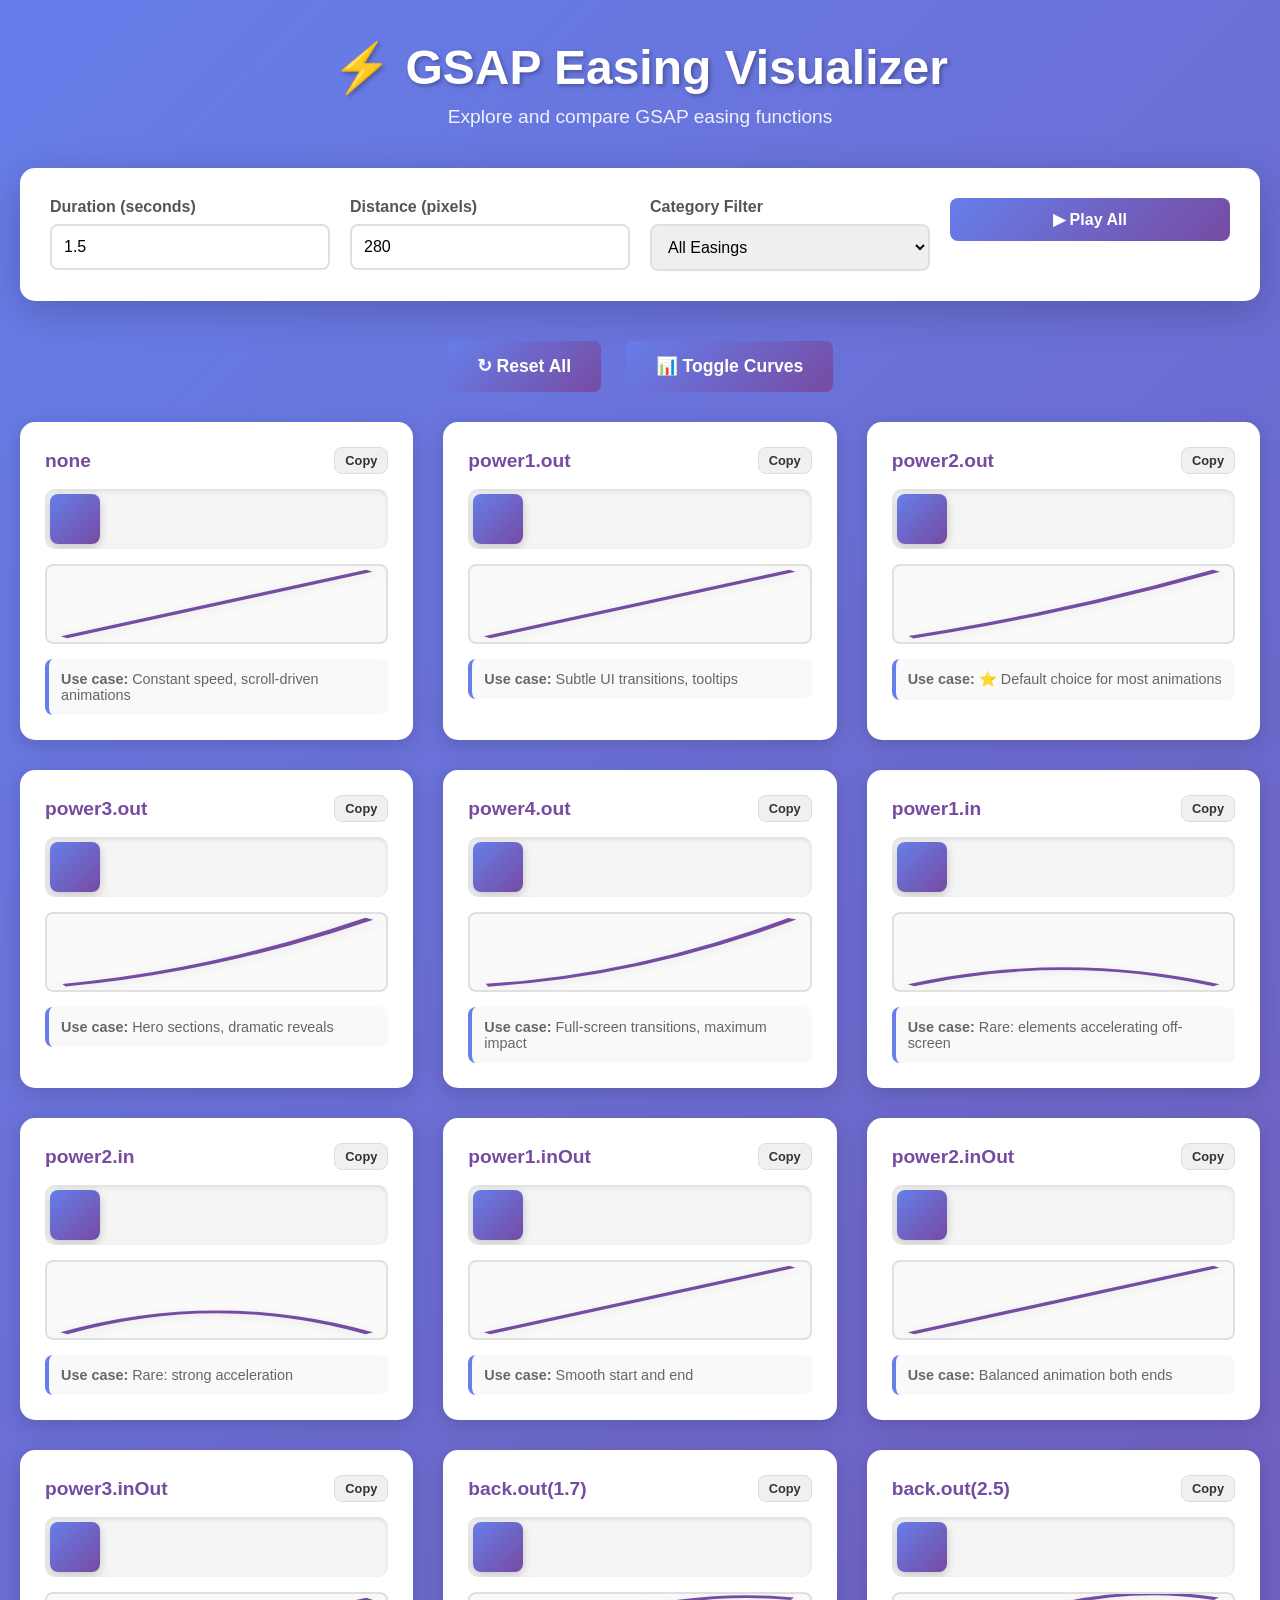
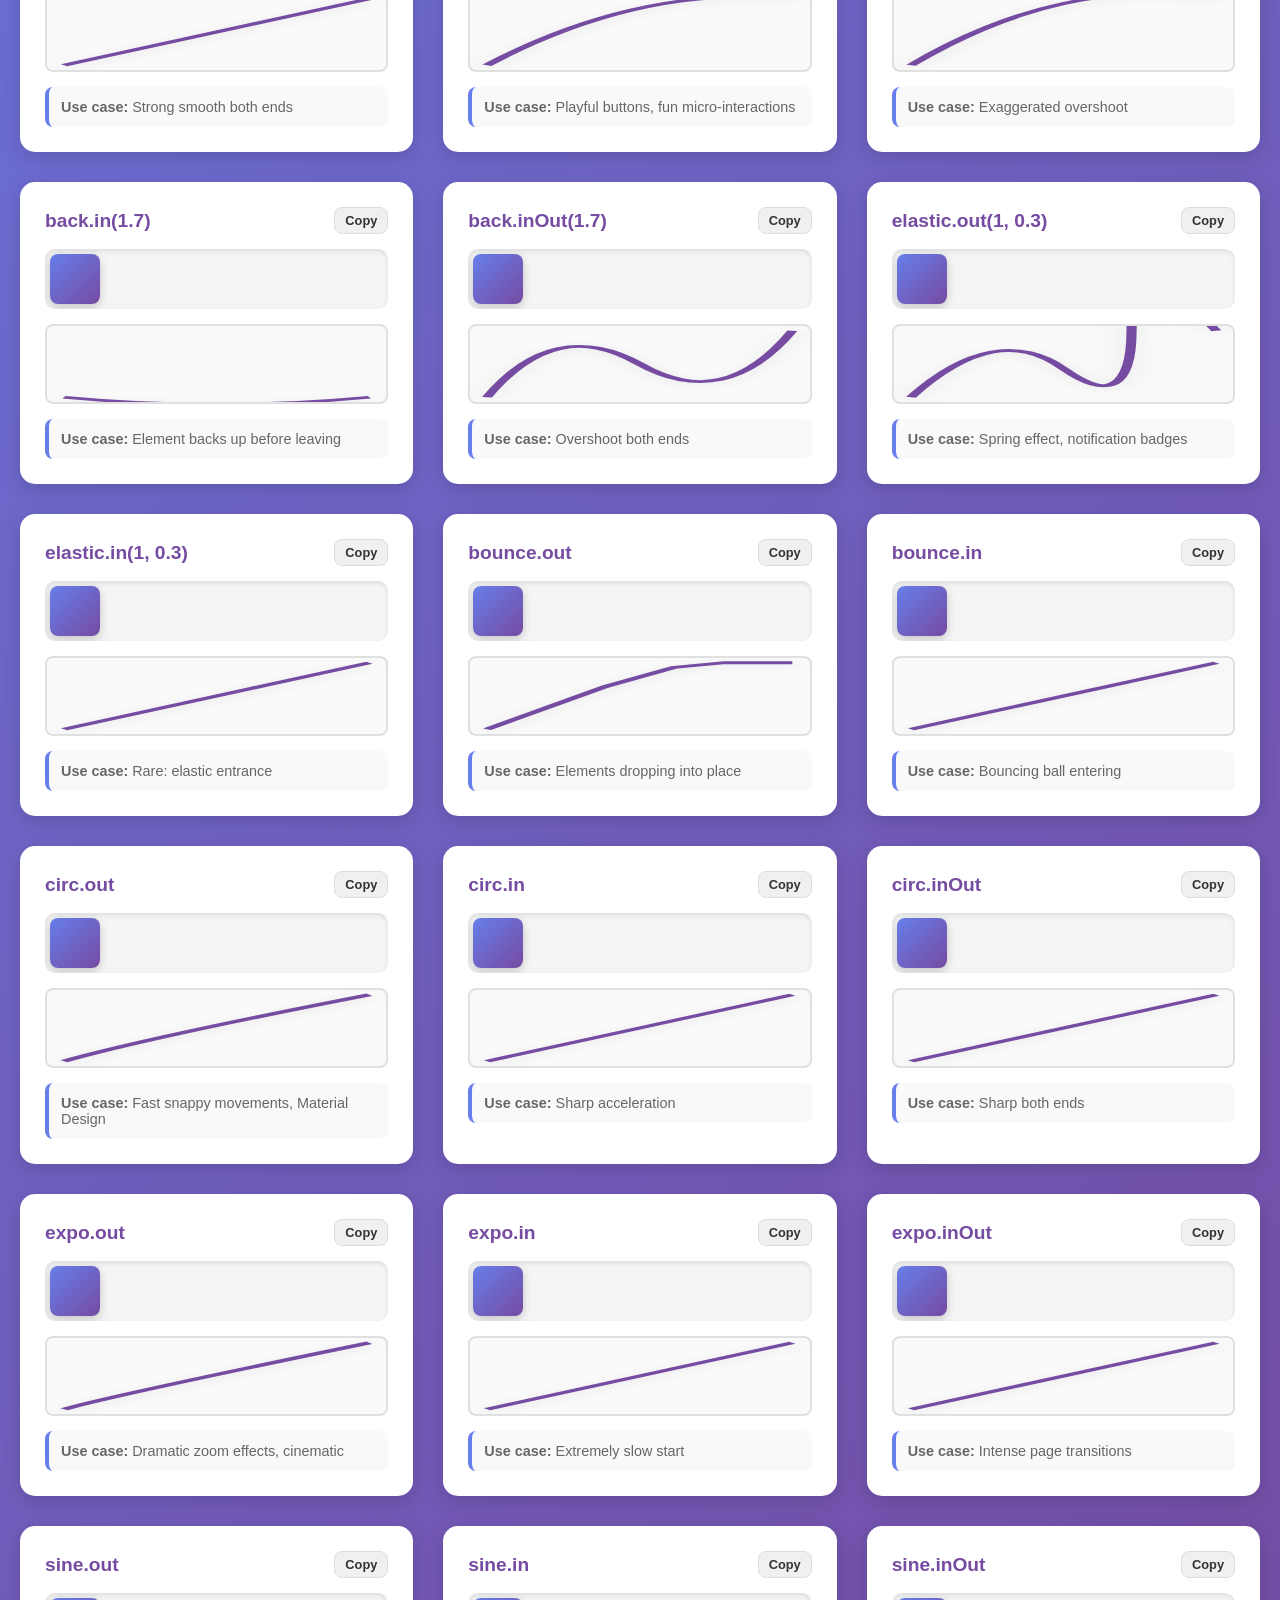
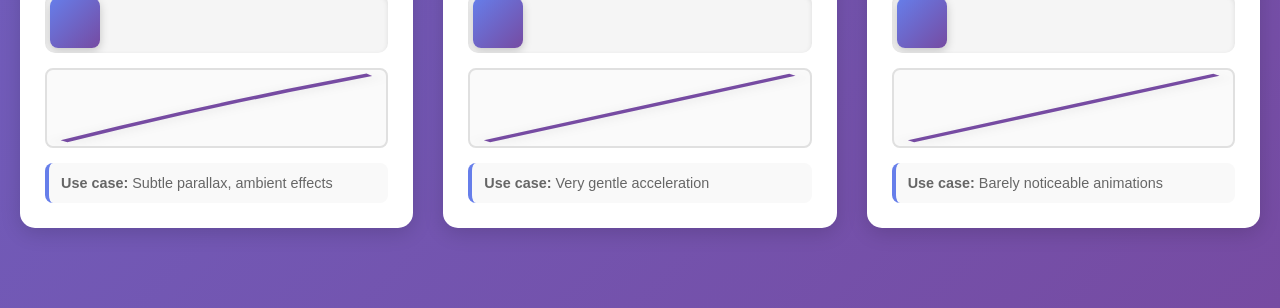
<file: .claude/skills/gsap-scrolltrigger/assets/easings/easing_visualizer.html>
<!DOCTYPE html>
<html lang="en">
<head>
  <meta charset="UTF-8">
  <meta name="viewport" content="width=device-width, initial-scale=1.0">
  <title>GSAP Easing Visualizer</title>
  <script src="https://cdn.jsdelivr.net/npm/gsap@3/dist/gsap.min.js"></script>
  <style>
    * {
      margin: 0;
      padding: 0;
      box-sizing: border-box;
    }

    body {
      font-family: 'Segoe UI', Tahoma, Geneva, Verdana, sans-serif;
      background: linear-gradient(135deg, #667eea 0%, #764ba2 100%);
      min-height: 100vh;
      padding: 40px 20px;
      color: #333;
    }

    .container {
      max-width: 1400px;
      margin: 0 auto;
    }

    header {
      text-align: center;
      margin-bottom: 40px;
      color: white;
    }

    h1 {
      font-size: 3rem;
      margin-bottom: 10px;
      text-shadow: 2px 2px 4px rgba(0,0,0,0.3);
    }

    .subtitle {
      font-size: 1.2rem;
      opacity: 0.9;
    }

    .controls {
      background: white;
      padding: 30px;
      border-radius: 15px;
      box-shadow: 0 10px 40px rgba(0,0,0,0.2);
      margin-bottom: 40px;
      display: grid;
      grid-template-columns: repeat(auto-fit, minmax(200px, 1fr));
      gap: 20px;
    }

    .control-group {
      display: flex;
      flex-direction: column;
    }

    label {
      font-weight: 600;
      margin-bottom: 8px;
      color: #555;
    }

    input, select, button {
      padding: 12px;
      border: 2px solid #e0e0e0;
      border-radius: 8px;
      font-size: 1rem;
      font-family: inherit;
      transition: border-color 0.3s;
    }

    input:focus, select:focus {
      outline: none;
      border-color: #667eea;
    }

    button {
      background: linear-gradient(135deg, #667eea 0%, #764ba2 100%);
      color: white;
      border: none;
      cursor: pointer;
      font-weight: 600;
      transition: transform 0.2s, box-shadow 0.2s;
    }

    button:hover {
      transform: translateY(-2px);
      box-shadow: 0 5px 20px rgba(102, 126, 234, 0.4);
    }

    button:active {
      transform: translateY(0);
    }

    .easing-grid {
      display: grid;
      grid-template-columns: repeat(auto-fit, minmax(350px, 1fr));
      gap: 30px;
      margin-bottom: 40px;
    }

    .easing-card {
      background: white;
      padding: 25px;
      border-radius: 15px;
      box-shadow: 0 5px 20px rgba(0,0,0,0.15);
      transition: transform 0.3s, box-shadow 0.3s;
    }

    .easing-card:hover {
      transform: translateY(-5px);
      box-shadow: 0 10px 30px rgba(0,0,0,0.25);
    }

    .easing-name {
      font-size: 1.2rem;
      font-weight: 600;
      margin-bottom: 15px;
      color: #764ba2;
      display: flex;
      justify-content: space-between;
      align-items: center;
    }

    .copy-btn {
      padding: 5px 10px;
      font-size: 0.8rem;
      background: #f0f0f0;
      color: #333;
      border: 1px solid #ddd;
      cursor: pointer;
      transition: background 0.2s;
    }

    .copy-btn:hover {
      background: #e0e0e0;
    }

    .track {
      width: 100%;
      height: 60px;
      background: #f5f5f5;
      border-radius: 10px;
      margin-bottom: 15px;
      position: relative;
      overflow: hidden;
      box-shadow: inset 0 2px 5px rgba(0,0,0,0.1);
    }

    .box {
      width: 50px;
      height: 50px;
      background: linear-gradient(135deg, #667eea 0%, #764ba2 100%);
      border-radius: 8px;
      position: absolute;
      left: 5px;
      top: 5px;
      box-shadow: 0 3px 10px rgba(0,0,0,0.2);
    }

    .curve-preview {
      width: 100%;
      height: 80px;
      background: #fafafa;
      border-radius: 8px;
      position: relative;
      border: 2px solid #e0e0e0;
    }

    .curve-line {
      stroke: #764ba2;
      stroke-width: 3;
      fill: none;
      filter: drop-shadow(0 2px 4px rgba(0,0,0,0.1));
    }

    .use-case {
      margin-top: 15px;
      padding: 12px;
      background: #f9f9f9;
      border-radius: 8px;
      font-size: 0.9rem;
      color: #666;
      border-left: 4px solid #667eea;
    }

    .action-bar {
      text-align: center;
      margin-bottom: 30px;
    }

    .action-bar button {
      margin: 0 10px;
      padding: 15px 30px;
      font-size: 1.1rem;
    }

    .comparison-mode {
      display: grid;
      grid-template-columns: repeat(auto-fit, minmax(300px, 1fr));
      gap: 20px;
      margin-top: 30px;
    }

    .comparison-card {
      background: white;
      padding: 20px;
      border-radius: 12px;
      box-shadow: 0 5px 15px rgba(0,0,0,0.15);
    }

    @media (max-width: 768px) {
      h1 {
        font-size: 2rem;
      }

      .controls {
        grid-template-columns: 1fr;
      }

      .easing-grid {
        grid-template-columns: 1fr;
      }
    }

    .copied-toast {
      position: fixed;
      bottom: 30px;
      right: 30px;
      background: #4caf50;
      color: white;
      padding: 15px 25px;
      border-radius: 8px;
      box-shadow: 0 5px 20px rgba(0,0,0,0.3);
      opacity: 0;
      transform: translateY(20px);
      transition: opacity 0.3s, transform 0.3s;
      pointer-events: none;
      z-index: 1000;
    }

    .copied-toast.show {
      opacity: 1;
      transform: translateY(0);
    }
  </style>
</head>
<body>
  <div class="container">
    <header>
      <h1>⚡ GSAP Easing Visualizer</h1>
      <p class="subtitle">Explore and compare GSAP easing functions</p>
    </header>

    <div class="controls">
      <div class="control-group">
        <label for="duration">Duration (seconds)</label>
        <input type="number" id="duration" value="1.5" step="0.1" min="0.1" max="5">
      </div>

      <div class="control-group">
        <label for="distance">Distance (pixels)</label>
        <input type="number" id="distance" value="280" step="10" min="50" max="500">
      </div>

      <div class="control-group">
        <label for="category">Category Filter</label>
        <select id="category">
          <option value="all">All Easings</option>
          <option value="power">Power (Most Common)</option>
          <option value="special">Special (Back, Elastic, Bounce)</option>
          <option value="other">Other (Circ, Expo, Sine)</option>
        </select>
      </div>

      <div class="control-group">
        <button id="play-all">▶ Play All</button>
      </div>
    </div>

    <div class="action-bar">
      <button id="reset-all">↻ Reset All</button>
      <button id="toggle-curves">📊 Toggle Curves</button>
    </div>

    <div id="easing-container" class="easing-grid"></div>

    <div class="copied-toast" id="toast">Copied to clipboard!</div>
  </div>

  <script>
    // Easing functions with metadata
    const easings = [
      // Power easings
      { name: "none", category: "power", useCase: "Constant speed, scroll-driven animations" },
      { name: "power1.out", category: "power", useCase: "Subtle UI transitions, tooltips" },
      { name: "power2.out", category: "power", useCase: "⭐ Default choice for most animations" },
      { name: "power3.out", category: "power", useCase: "Hero sections, dramatic reveals" },
      { name: "power4.out", category: "power", useCase: "Full-screen transitions, maximum impact" },
      { name: "power1.in", category: "power", useCase: "Rare: elements accelerating off-screen" },
      { name: "power2.in", category: "power", useCase: "Rare: strong acceleration" },
      { name: "power1.inOut", category: "power", useCase: "Smooth start and end" },
      { name: "power2.inOut", category: "power", useCase: "Balanced animation both ends" },
      { name: "power3.inOut", category: "power", useCase: "Strong smooth both ends" },

      // Special easings
      { name: "back.out(1.7)", category: "special", useCase: "Playful buttons, fun micro-interactions" },
      { name: "back.out(2.5)", category: "special", useCase: "Exaggerated overshoot" },
      { name: "back.in(1.7)", category: "special", useCase: "Element backs up before leaving" },
      { name: "back.inOut(1.7)", category: "special", useCase: "Overshoot both ends" },
      { name: "elastic.out(1, 0.3)", category: "special", useCase: "Spring effect, notification badges" },
      { name: "elastic.in(1, 0.3)", category: "special", useCase: "Rare: elastic entrance" },
      { name: "bounce.out", category: "special", useCase: "Elements dropping into place" },
      { name: "bounce.in", category: "special", useCase: "Bouncing ball entering" },

      // Other easings
      { name: "circ.out", category: "other", useCase: "Fast snappy movements, Material Design" },
      { name: "circ.in", category: "other", useCase: "Sharp acceleration" },
      { name: "circ.inOut", category: "other", useCase: "Sharp both ends" },
      { name: "expo.out", category: "other", useCase: "Dramatic zoom effects, cinematic" },
      { name: "expo.in", category: "other", useCase: "Extremely slow start" },
      { name: "expo.inOut", category: "other", useCase: "Intense page transitions" },
      { name: "sine.out", category: "other", useCase: "Subtle parallax, ambient effects" },
      { name: "sine.in", category: "other", useCase: "Very gentle acceleration" },
      { name: "sine.inOut", category: "other", useCase: "Barely noticeable animations" },
    ];

    let duration = 1.5;
    let distance = 280;
    let showCurves = true;

    const container = document.getElementById('easing-container');
    const durationInput = document.getElementById('duration');
    const distanceInput = document.getElementById('distance');
    const categorySelect = document.getElementById('category');
    const playAllBtn = document.getElementById('play-all');
    const resetAllBtn = document.getElementById('reset-all');
    const toggleCurvesBtn = document.getElementById('toggle-curves');
    const toast = document.getElementById('toast');

    // Generate easing cards
    function renderEasings() {
      const category = categorySelect.value;
      const filtered = easings.filter(e =>
        category === 'all' || e.category === category
      );

      container.innerHTML = '';

      filtered.forEach((easing, index) => {
        const card = document.createElement('div');
        card.className = 'easing-card';
        card.innerHTML = `
          <div class="easing-name">
            <span>${easing.name}</span>
            <button class="copy-btn" data-ease="${easing.name}">Copy</button>
          </div>
          <div class="track" data-index="${index}">
            <div class="box"></div>
          </div>
          <div class="curve-preview" style="${showCurves ? '' : 'display: none;'}">
            <svg width="100%" height="100%" viewBox="0 0 100 80" preserveAspectRatio="none">
              <path class="curve-line" d="M 5 75 ${generateCurvePath(easing.name)}" />
            </svg>
          </div>
          <div class="use-case">
            <strong>Use case:</strong> ${easing.useCase}
          </div>
        `;

        container.appendChild(card);

        // Add copy functionality
        card.querySelector('.copy-btn').addEventListener('click', () => {
          copyToClipboard(easing.name);
        });

        // Add click to animate
        card.querySelector('.track').addEventListener('click', () => {
          animateBox(index, easing.name);
        });
      });
    }

    // Generate approximate curve path for visualization
    function generateCurvePath(easeName) {
      // Simplified curve representations
      const curves = {
        "none": "L 95 5",
        "power1.out": "Q 50 40, 95 5",
        "power2.out": "Q 50 50, 95 5",
        "power3.out": "Q 50 60, 95 5",
        "power4.out": "Q 50 65, 95 5",
        "power1.in": "Q 50 40, 95 75",
        "power2.in": "Q 50 30, 95 75",
        "back.out(1.7)": "Q 50 -10, 95 5",
        "back.out(2.5)": "Q 50 -20, 95 5",
        "back.in(1.7)": "Q 50 90, 95 75",
        "back.inOut(1.7)": "Q 25 -10, 50 40 T 95 5",
        "elastic.out(1, 0.3)": "Q 30 -5, 50 45 T 70 5 T 95 5",
        "bounce.out": "L 40 30 L 60 10 L 75 5 L 95 5",
        "circ.out": "Q 30 50, 95 5",
        "expo.out": "Q 20 60, 95 5",
        "sine.out": "Q 50 35, 95 5",
      };

      return curves[easeName] || "L 95 5";
    }

    // Animate individual box
    function animateBox(index, easeName) {
      const track = document.querySelector(`.track[data-index="${index}"]`);
      const box = track.querySelector('.box');

      gsap.fromTo(box,
        { x: 0 },
        {
          x: distance,
          duration: duration,
          ease: easeName,
          onComplete: () => {
            gsap.to(box, { x: 0, duration: 0.3, ease: "power1.in" });
          }
        }
      );
    }

    // Play all animations
    function playAll() {
      const tracks = document.querySelectorAll('.track');
      tracks.forEach((track, index) => {
        const box = track.querySelector('.box');
        const easeName = easings[index].name;

        gsap.fromTo(box,
          { x: 0 },
          {
            x: distance,
            duration: duration,
            ease: easeName,
            delay: index * 0.05,
            onComplete: () => {
              gsap.to(box, { x: 0, duration: 0.3, ease: "power1.in" });
            }
          }
        );
      });
    }

    // Reset all animations
    function resetAll() {
      const boxes = document.querySelectorAll('.box');
      gsap.killTweensOf(boxes);
      gsap.set(boxes, { x: 0 });
    }

    // Copy to clipboard
    function copyToClipboard(text) {
      navigator.clipboard.writeText(`ease: "${text}"`).then(() => {
        showToast();
      });
    }

    function showToast() {
      toast.classList.add('show');
      setTimeout(() => {
        toast.classList.remove('show');
      }, 2000);
    }

    // Event listeners
    durationInput.addEventListener('input', (e) => {
      duration = parseFloat(e.target.value);
    });

    distanceInput.addEventListener('input', (e) => {
      distance = parseInt(e.target.value);
    });

    categorySelect.addEventListener('change', renderEasings);

    playAllBtn.addEventListener('click', playAll);
    resetAllBtn.addEventListener('click', resetAll);

    toggleCurvesBtn.addEventListener('click', () => {
      showCurves = !showCurves;
      renderEasings();
    });

    // Initial render
    renderEasings();
  </script>
</body>
</html>
</file>
<file: .claude/skills/aframe-webxr/assets/starter_aframe/style.css>
* {
  margin: 0;
  padding: 0;
  box-sizing: border-box;
}

html, body {
  width: 100%;
  height: 100%;
  overflow: hidden;
  font-family: -apple-system, BlinkMacSystemFont, 'Segoe UI', Roboto, Oxygen, Ubuntu, Cantarell, sans-serif;
}

#info {
  position: absolute;
  bottom: 20px;
  left: 20px;
  background: rgba(0, 0, 0, 0.7);
  backdrop-filter: blur(10px);
  color: white;
  padding: 20px 24px;
  border-radius: 12px;
  max-width: 300px;
  font-size: 14px;
  line-height: 1.6;
  box-shadow: 0 4px 12px rgba(0, 0, 0, 0.3);
  z-index: 1000;
}

#info strong {
  font-size: 16px;
  font-weight: 600;
  display: block;
  margin-bottom: 8px;
  color: #4FC3F7;
}

@media (max-width: 768px) {
  #info {
    bottom: 10px;
    left: 10px;
    right: 10px;
    max-width: none;
    padding: 16px 20px;
    font-size: 13px;
  }

  #info strong {
    font-size: 15px;
  }
}
</file>
<file: .claude/skills/pixijs-2d/assets/starter_pixijs/styles.css>
/* Reset and Base Styles */
* {
    margin: 0;
    padding: 0;
    box-sizing: border-box;
}

html, body {
    width: 100%;
    height: 100%;
    overflow: hidden;
    font-family: -apple-system, BlinkMacSystemFont, 'Segoe UI', Roboto, Oxygen, Ubuntu, Cantarell, sans-serif;
    background: #1a1a2e;
    color: #fff;
}

/* Canvas Styles */
canvas {
    display: block;
    width: 100%;
    height: 100%;
}

/* UI Overlay */
#ui-overlay {
    position: absolute;
    top: 0;
    left: 0;
    width: 100%;
    height: 100%;
    pointer-events: none;
    z-index: 10;
}

#ui-overlay > * {
    pointer-events: auto;
}

/* Info Panel */
#info-panel {
    position: absolute;
    top: 20px;
    left: 20px;
    background: rgba(0, 0, 0, 0.8);
    backdrop-filter: blur(10px);
    padding: 20px;
    border-radius: 10px;
    border: 1px solid rgba(255, 255, 255, 0.1);
}

#info-panel h1 {
    font-size: 24px;
    font-weight: 600;
    margin-bottom: 8px;
    background: linear-gradient(135deg, #667eea 0%, #764ba2 100%);
    -webkit-background-clip: text;
    -webkit-text-fill-color: transparent;
    background-clip: text;
}

#info-panel p {
    font-size: 14px;
    opacity: 0.8;
}

/* Stats Panel */
#stats-panel {
    position: absolute;
    top: 20px;
    right: 20px;
    background: rgba(0, 0, 0, 0.8);
    backdrop-filter: blur(10px);
    padding: 15px;
    border-radius: 10px;
    border: 1px solid rgba(255, 255, 255, 0.1);
    min-width: 180px;
}

#stats-panel.hidden {
    display: none;
}

.stat {
    display: flex;
    justify-content: space-between;
    align-items: center;
    margin-bottom: 8px;
    font-size: 14px;
}

.stat:last-child {
    margin-bottom: 0;
}

.stat .label {
    opacity: 0.7;
    margin-right: 15px;
}

.stat span:last-child {
    font-weight: 600;
    font-variant-numeric: tabular-nums;
}

/* Controls Panel */
#controls-panel {
    position: absolute;
    bottom: 20px;
    left: 50%;
    transform: translateX(-50%);
    display: flex;
    gap: 10px;
}

button {
    background: rgba(255, 255, 255, 0.1);
    backdrop-filter: blur(10px);
    border: 1px solid rgba(255, 255, 255, 0.2);
    color: #fff;
    padding: 12px 24px;
    border-radius: 8px;
    font-size: 14px;
    font-weight: 500;
    cursor: pointer;
    transition: all 0.3s ease;
}

button:hover {
    background: rgba(255, 255, 255, 0.2);
    border-color: rgba(255, 255, 255, 0.3);
    transform: translateY(-2px);
}

button:active {
    transform: translateY(0);
}

/* Mobile Responsive */
@media (max-width: 768px) {
    #info-panel {
        top: 10px;
        left: 10px;
        padding: 15px;
    }

    #info-panel h1 {
        font-size: 20px;
    }

    #info-panel p {
        font-size: 12px;
    }

    #stats-panel {
        top: 10px;
        right: 10px;
        padding: 10px;
        min-width: 150px;
    }

    .stat {
        font-size: 12px;
    }

    #controls-panel {
        bottom: 10px;
        flex-direction: column;
        gap: 8px;
    }

    button {
        padding: 10px 20px;
        font-size: 13px;
    }
}
</file>
<file: .claude/skills/playcanvas-engine/assets/starter_playcanvas/styles.css>
/* Reset and Base Styles */
* {
    margin: 0;
    padding: 0;
    box-sizing: border-box;
}

html, body {
    width: 100%;
    height: 100%;
    overflow: hidden;
    font-family: -apple-system, BlinkMacSystemFont, 'Segoe UI', Roboto, Oxygen, Ubuntu, Cantarell, sans-serif;
    background: #000;
    color: #fff;
}

/* App Container */
#app {
    position: relative;
    width: 100%;
    height: 100%;
}

/* Canvas */
#application-canvas {
    display: block;
    width: 100%;
    height: 100%;
    touch-action: none;
}

/* Loading Screen */
#loading-screen {
    position: absolute;
    top: 0;
    left: 0;
    width: 100%;
    height: 100%;
    display: flex;
    flex-direction: column;
    align-items: center;
    justify-content: center;
    background: linear-gradient(135deg, #1e3c72 0%, #2a5298 100%);
    z-index: 1000;
    transition: opacity 0.5s ease;
}

#loading-screen.hidden {
    opacity: 0;
    pointer-events: none;
}

.spinner {
    width: 50px;
    height: 50px;
    border: 4px solid rgba(255, 255, 255, 0.3);
    border-top-color: #fff;
    border-radius: 50%;
    animation: spin 1s linear infinite;
}

@keyframes spin {
    to { transform: rotate(360deg); }
}

#loading-screen p {
    margin-top: 20px;
    font-size: 18px;
    letter-spacing: 2px;
    text-transform: uppercase;
    opacity: 0.8;
}

/* UI Overlay */
#ui-overlay {
    position: absolute;
    top: 0;
    left: 0;
    width: 100%;
    height: 100%;
    pointer-events: none;
    z-index: 10;
}

#ui-overlay > * {
    pointer-events: auto;
}

/* Info Panel */
#info-panel {
    position: absolute;
    top: 20px;
    left: 20px;
    background: rgba(0, 0, 0, 0.7);
    backdrop-filter: blur(10px);
    padding: 20px;
    border-radius: 10px;
    border: 1px solid rgba(255, 255, 255, 0.1);
}

#info-panel h1 {
    font-size: 24px;
    font-weight: 600;
    margin-bottom: 8px;
    background: linear-gradient(135deg, #667eea 0%, #764ba2 100%);
    -webkit-background-clip: text;
    -webkit-text-fill-color: transparent;
    background-clip: text;
}

#info-panel p {
    font-size: 14px;
    opacity: 0.8;
    line-height: 1.5;
}

/* Stats Panel */
#stats-panel {
    position: absolute;
    top: 20px;
    right: 20px;
    background: rgba(0, 0, 0, 0.7);
    backdrop-filter: blur(10px);
    padding: 15px;
    border-radius: 10px;
    border: 1px solid rgba(255, 255, 255, 0.1);
    min-width: 180px;
}

#stats-panel.hidden {
    display: none;
}

.stat {
    display: flex;
    justify-content: space-between;
    align-items: center;
    margin-bottom: 8px;
    font-size: 14px;
}

.stat:last-child {
    margin-bottom: 0;
}

.stat .label {
    opacity: 0.7;
    margin-right: 15px;
}

.stat span:last-child {
    font-weight: 600;
    font-variant-numeric: tabular-nums;
}

/* Controls Panel */
#controls-panel {
    position: absolute;
    bottom: 20px;
    left: 50%;
    transform: translateX(-50%);
    display: flex;
    gap: 10px;
}

button {
    background: rgba(255, 255, 255, 0.1);
    backdrop-filter: blur(10px);
    border: 1px solid rgba(255, 255, 255, 0.2);
    color: #fff;
    padding: 12px 24px;
    border-radius: 8px;
    font-size: 14px;
    font-weight: 500;
    cursor: pointer;
    transition: all 0.3s ease;
}

button:hover {
    background: rgba(255, 255, 255, 0.2);
    border-color: rgba(255, 255, 255, 0.3);
    transform: translateY(-2px);
}

button:active {
    transform: translateY(0);
}

/* Mobile Responsive */
@media (max-width: 768px) {
    #info-panel {
        top: 10px;
        left: 10px;
        padding: 15px;
    }

    #info-panel h1 {
        font-size: 20px;
    }

    #info-panel p {
        font-size: 12px;
    }

    #stats-panel {
        top: 10px;
        right: 10px;
        padding: 10px;
        min-width: 150px;
        font-size: 12px;
    }

    #controls-panel {
        bottom: 10px;
        flex-direction: column;
        gap: 8px;
    }

    button {
        padding: 10px 20px;
        font-size: 13px;
    }
}

/* Performance Indicator */
.performance-warning {
    position: absolute;
    top: 50%;
    left: 50%;
    transform: translate(-50%, -50%);
    background: rgba(255, 100, 100, 0.9);
    padding: 20px;
    border-radius: 10px;
    text-align: center;
    z-index: 100;
}

.performance-warning.hidden {
    display: none;
}
</file>
<file: style.css>
:root {
  color-scheme: dark;
  --panel-bg: rgba(14, 14, 18, 0.78);
  --panel-border: rgba(255, 255, 255, 0.12);
  --text: #f2f2f5;
  --muted: #a0a0ab;
  --accent: #ff5005;
}

* { box-sizing: border-box; }

html, body {
  margin: 0;
  height: 100%;
  background: #0b0b0f;
  color: var(--text);
  font: 13px/1.5 ui-sans-serif, system-ui, -apple-system, "Segoe UI", sans-serif;
}

#stage {
  position: fixed;
  inset: 0;
  width: 100%;
  height: 100%;
  display: block;
  touch-action: none;
  cursor: grab;
}
#stage:active { cursor: grabbing; }

#fallback[hidden] { display: none; }

#fallback {
  position: fixed;
  inset: 0;
  display: grid;
  place-content: center;
  text-align: center;
  padding: 2rem;
}
#fallback h1 { font-size: 1.2rem; margin: 0 0 0.5rem; }
#fallback p { color: var(--muted); margin: 0; }

#panel {
  position: fixed;
  top: 16px;
  right: 16px;
  bottom: 16px;
  width: 320px;
  max-width: calc(100vw - 32px);
  padding: 18px;
  overflow-y: auto;
  border: 1px solid var(--panel-border);
  border-radius: 14px;
  background: var(--panel-bg);
  backdrop-filter: blur(18px);
  transition: transform 0.25s ease, opacity 0.25s ease;
}
#panel.collapsed {
  transform: translateX(calc(100% + 24px));
  opacity: 0;
  pointer-events: none;
}

#panel header h1 {
  margin: 0 0 6px;
  font-size: 15px;
  letter-spacing: 0.01em;
}
#panel header p {
  margin: 0 0 16px;
  color: var(--muted);
  font-size: 12px;
}

kbd {
  padding: 0 4px;
  border: 1px solid var(--panel-border);
  border-radius: 4px;
  background: rgba(255, 255, 255, 0.06);
  font: inherit;
  font-size: 11px;
}

.presets, .actions {
  display: flex;
  flex-wrap: wrap;
  gap: 6px;
  margin-bottom: 12px;
}

button {
  padding: 6px 10px;
  border: 1px solid var(--panel-border);
  border-radius: 999px;
  background: rgba(255, 255, 255, 0.05);
  color: var(--text);
  font: inherit;
  font-size: 12px;
  cursor: pointer;
  transition: background 0.15s ease, border-color 0.15s ease;
}
button:hover { background: rgba(255, 255, 255, 0.12); }
button:focus-visible { outline: 2px solid var(--accent); outline-offset: 2px; }

#toggle-panel {
  position: fixed;
  top: 16px;
  left: 16px;
  z-index: 2;
  background: var(--panel-bg);
  backdrop-filter: blur(18px);
}

.group { margin-bottom: 14px; }
.group h2 {
  margin: 0 0 6px;
  font-size: 10px;
  letter-spacing: 0.14em;
  text-transform: uppercase;
  color: var(--muted);
}

.row {
  display: grid;
  grid-template-columns: 84px 40px 1fr;
  align-items: center;
  gap: 8px;
  padding: 3px 0;
}
.row[hidden] { display: none; }
.row .name { color: var(--muted); }
.row .value { font-variant-numeric: tabular-nums; text-align: right; font-size: 11px; }

input[type="range"] {
  width: 100%;
  height: 18px;
  accent-color: var(--accent);
  background: transparent;
}
input[type="color"] {
  width: 100%;
  height: 22px;
  padding: 0;
  border: 1px solid var(--panel-border);
  border-radius: 5px;
  background: none;
  cursor: pointer;
}
input[type="checkbox"] { justify-self: start; accent-color: var(--accent); }

select {
  width: 100%;
  padding: 3px 6px;
  border: 1px solid var(--panel-border);
  border-radius: 6px;
  background: rgba(255, 255, 255, 0.05);
  color: var(--text);
  font: inherit;
  font-size: 12px;
}

#status {
  position: fixed;
  left: 16px;
  bottom: 16px;
  padding: 7px 12px;
  border: 1px solid var(--panel-border);
  border-radius: 999px;
  background: var(--panel-bg);
  backdrop-filter: blur(18px);
  font-size: 12px;
  opacity: 0;
  transform: translateY(6px);
  transition: opacity 0.2s ease, transform 0.2s ease;
  pointer-events: none;
}
#status.visible { opacity: 1; transform: none; }

@media (max-width: 720px) {
  #panel { top: auto; height: 52vh; width: auto; left: 16px; }
}

/* ---- Scroll rig page ---------------------------------------------------- */

.scroll-page #stage { position: fixed; cursor: default; }

#progress {
  position: fixed;
  top: 0;
  left: 0;
  right: 0;
  height: 2px;
  z-index: 3;
  background: rgba(255, 255, 255, 0.1);
}
#progress span {
  display: block;
  height: 100%;
  background: var(--accent);
  transform: scaleX(0);
  transform-origin: 0 50%;
}

.corner-link {
  position: fixed;
  top: 16px;
  right: 16px;
  z-index: 3;
  padding: 7px 12px;
  border: 1px solid var(--panel-border);
  border-radius: 999px;
  background: var(--panel-bg);
  backdrop-filter: blur(18px);
  color: var(--text);
  font-size: 12px;
  text-decoration: none;
}
.corner-link:hover { background: rgba(255, 255, 255, 0.12); }

.scroll-page main {
  position: relative;
  z-index: 2;
  max-width: 640px;
  padding: 0 24px;
  margin: 0 auto;
}
.scroll-page section {
  min-height: 100vh;
  display: flex;
  flex-direction: column;
  justify-content: center;
  gap: 14px;
  padding: 12vh 0;
}
.scroll-page h1 { margin: 0; font-size: clamp(28px, 5vw, 44px); line-height: 1.1; }
.scroll-page h2 { margin: 0; font-size: clamp(20px, 3.5vw, 30px); line-height: 1.15; }
.scroll-page p {
  max-width: 46ch;
  margin: 0;
  padding: 14px 18px;
  border: 1px solid var(--panel-border);
  border-radius: 12px;
  background: var(--panel-bg);
  backdrop-filter: blur(18px);
  font-size: 15px;
  line-height: 1.6;
}
.scroll-page .hint { color: var(--muted); font-size: 13px; }
.scroll-page a { color: var(--text); }
.scroll-page code {
  padding: 1px 5px;
  border-radius: 4px;
  background: rgba(255, 255, 255, 0.08);
  font-size: 0.92em;
}

.panel-link { color: var(--text); font-size: 12px; }

.scroll-page h1,
.scroll-page h2 { text-shadow: 0 2px 20px rgba(0, 0, 0, 0.6); }
</file>
<file: showcase.css>
/* LUMEN — a dark, painterly stage for the WebGL renderers.
   Type: Fraunces for display, Inter for text. Everything else is CSS. */

:root {
  color-scheme: dark;
  --ink: #f4f1ea;
  --muted: #9d968a;
  --line: rgba(244, 241, 234, 0.14);
  --glass: rgba(16, 14, 12, 0.55);
  --accent: #e8b06a;
  --bg: #08070a;
  --gutter: clamp(20px, 5vw, 80px);
  --measure: 46ch;
}

* { box-sizing: border-box; }

html { scroll-behavior: smooth; }

body {
  margin: 0;
  background: var(--bg);
  color: var(--ink);
  font: 300 16px/1.65 Inter, ui-sans-serif, system-ui, sans-serif;
  -webkit-font-smoothing: antialiased;
  overflow-x: hidden;
}

/* ---- Stage layers ------------------------------------------------------- */

#mesh, #field {
  position: fixed;
  inset: 0;
  width: 100%;
  height: 100%;
  display: block;
  z-index: 0;
  transition: opacity 0.7s cubic-bezier(0.4, 0, 0.2, 1);
}
#field { z-index: 1; opacity: 0; pointer-events: none; }

#vignette {
  position: fixed;
  inset: 0;
  z-index: 2;
  pointer-events: none;
  background:
    radial-gradient(120% 90% at 50% 30%, transparent 35%, rgba(4, 3, 6, 0.72) 100%),
    linear-gradient(to bottom, rgba(4, 3, 6, 0.55), transparent 22%, transparent 70%, rgba(4, 3, 6, 0.8));
}

/* Film grain, drawn once as an SVG turbulence tile and slid around. */
#grain {
  position: fixed;
  inset: -150%;
  z-index: 3;
  pointer-events: none;
  opacity: 0.055;
  background-image: url("data:image/svg+xml,%3Csvg xmlns='http://www.w3.org/2000/svg' width='180' height='180'%3E%3Cfilter id='n'%3E%3CfeTurbulence type='fractalNoise' baseFrequency='0.85' numOctaves='3'/%3E%3C/filter%3E%3Crect width='100%25' height='100%25' filter='url(%23n)'/%3E%3C/svg%3E");
  animation: grain 6s steps(6) infinite;
}
@keyframes grain {
  0%, 100% { transform: translate(0, 0); }
  20% { transform: translate(-6%, 3%); }
  40% { transform: translate(4%, -5%); }
  60% { transform: translate(-3%, -3%); }
  80% { transform: translate(5%, 4%); }
}

/* A scrim under the text column: the renderers are bright and the copy has to
   win. It follows the reading direction, so the object side stays clear. */
section::before {
  content: '';
  position: absolute;
  inset: 0 40% 0 0;
  z-index: -1;
  pointer-events: none;
  background: linear-gradient(to right, rgba(6, 5, 8, 0.82), rgba(6, 5, 8, 0.55) 45%, transparent);
}
/* Taller than a screen so the sheet has room to fold into the sphere while
   the copy stays put. */
.field-section { min-height: 190svh; justify-content: flex-start; padding-top: 22vh; }
.field-section::before { inset: 0 55% 0 0; }

#cursor {
  position: fixed;
  top: 0;
  left: 0;
  z-index: 4;
  width: 320px;
  height: 320px;
  margin: -160px 0 0 -160px;
  border-radius: 50%;
  pointer-events: none;
  opacity: 0;
  background: radial-gradient(circle, rgba(232, 176, 106, 0.16), transparent 62%);
  transition: opacity 0.4s ease;
}
body.pointer-fine /* A scrim under the text column: the renderers are bright and the copy has to
   win. It follows the reading direction, so the object side stays clear. */
section::before {
  content: '';
  position: absolute;
  inset: 0 40% 0 0;
  z-index: -1;
  pointer-events: none;
  background: linear-gradient(to right, rgba(6, 5, 8, 0.82), rgba(6, 5, 8, 0.55) 45%, transparent);
}
/* Taller than a screen so the sheet has room to fold into the sphere while
   the copy stays put. */
.field-section { min-height: 190svh; justify-content: flex-start; padding-top: 22vh; }
.field-section::before { inset: 0 55% 0 0; }

#cursor { opacity: 1; }

#fallback {
  position: fixed;
  inset: 0;
  z-index: 10;
  display: grid;
  place-content: center;
  text-align: center;
  padding: 2rem;
  background: var(--bg);
}
#fallback[hidden] { display: none; }

/* ---- Chrome ------------------------------------------------------------- */

.topbar {
  position: fixed;
  top: 0;
  left: 0;
  right: 0;
  z-index: 6;
  display: flex;
  align-items: center;
  justify-content: space-between;
  gap: 24px;
  padding: 20px var(--gutter);
  background: linear-gradient(to bottom, rgba(6, 5, 8, 0.72), transparent);
}
.wordmark {
  font: 600 15px/1 Fraunces, Georgia, serif;
  letter-spacing: 0.28em;
  color: var(--ink);
  text-decoration: none;
}
.wordmark span { color: var(--accent); }
.topbar nav { display: flex; align-items: center; gap: clamp(12px, 2vw, 30px); }
.topbar a {
  color: var(--ink);
  font-size: 13px;
  letter-spacing: 0.04em;
  text-decoration: none;
  opacity: 0.75;
  transition: opacity 0.25s ease;
}
.topbar a:hover { opacity: 1; }
.topbar .ghost {
  padding: 8px 16px;
  border: 1px solid var(--line);
  border-radius: 999px;
  opacity: 1;
}
@media (max-width: 720px) { .topbar nav a:not(.ghost) { display: none; } }

/* ---- Layout ------------------------------------------------------------- */

main { position: relative; z-index: 5; }

section {
  position: relative;
  min-height: 100svh;
  padding: 18vh var(--gutter) 14vh;
  display: flex;
  flex-direction: column;
  justify-content: center;
  gap: 28px;
}

.section-head { display: flex; flex-direction: column; gap: 18px; max-width: 900px; }

.eyebrow {
  margin: 0;
  font-size: 12px;
  letter-spacing: 0.3em;
  text-transform: uppercase;
  color: var(--accent);
}

.display {
  margin: 0;
  font-family: Fraunces, Georgia, serif;
  font-weight: 300;
  font-size: clamp(38px, 7.4vw, 104px);
  line-height: 0.98;
  letter-spacing: -0.02em;
  max-width: 16ch;
  text-wrap: balance;
}

.lede {
  margin: 0;
  max-width: var(--measure);
  font-size: clamp(15px, 1.4vw, 18px);
  color: rgba(244, 241, 234, 0.78);
}

.hero { min-height: 100svh; }
.hero .lede { margin-top: 6px; }

.actions { display: flex; align-items: center; gap: 22px; flex-wrap: wrap; margin-top: 10px; }

.button {
  display: inline-block;
  padding: 14px 26px;
  border-radius: 999px;
  background: var(--ink);
  color: #0b0a0c;
  font-size: 14px;
  font-weight: 500;
  letter-spacing: 0.01em;
  text-decoration: none;
  transition: transform 0.3s cubic-bezier(0.2, 0.8, 0.2, 1), background 0.3s ease;
}
.button:hover { background: var(--accent); }
.button.large { align-self: flex-start; padding: 18px 34px; font-size: 15px; }

.link {
  color: var(--ink);
  font-size: 14px;
  text-decoration: none;
  border-bottom: 1px solid var(--line);
  padding-bottom: 3px;
  transition: border-color 0.3s ease, transform 0.3s cubic-bezier(0.2, 0.8, 0.2, 1);
}
.link:hover { border-color: var(--accent); }

.scroll-cue {
  position: absolute;
  left: var(--gutter);
  bottom: 6vh;
  display: flex;
  align-items: center;
  gap: 12px;
  font-size: 11px;
  letter-spacing: 0.24em;
  text-transform: uppercase;
  color: var(--muted);
}
.scroll-cue span {
  width: 46px;
  height: 1px;
  background: linear-gradient(to right, var(--accent), transparent);
  animation: cue 2.4s ease-in-out infinite;
  transform-origin: 0 50%;
}
@keyframes cue { 0%, 100% { transform: scaleX(0.35); } 50% { transform: scaleX(1); } }

/* ---- Palettes ----------------------------------------------------------- */

.palettes { gap: 0; }
.palette {
  max-width: 520px;
  margin: 24vh 0;
  padding: 26px 28px;
  border: 1px solid var(--line);
  border-radius: 18px;
  background: var(--glass);
  backdrop-filter: blur(20px);
}
.palette:nth-child(3) { margin-left: auto; }
.palette:nth-child(4) { margin-left: clamp(0px, 18vw, 260px); }
.palette h3 {
  margin: 16px 0 10px;
  font: 300 clamp(22px, 3vw, 34px)/1.1 Fraunces, Georgia, serif;
}
.palette p { margin: 0; color: rgba(244, 241, 234, 0.72); font-size: 15px; }
.swatches { display: flex; gap: 8px; }
.palette { transition: transform 0.6s cubic-bezier(0.16, 1, 0.3, 1), border-color 0.4s ease; }
.palette:hover { transform: translateY(-4px); border-color: rgba(232, 176, 106, 0.4); }

.swatches i {
  width: 34px;
  height: 34px;
  border-radius: 10px;
  background: var(--c);
  box-shadow: inset 0 0 0 1px rgba(255, 255, 255, 0.12);
}

/* ---- Stats & specs ------------------------------------------------------ */

.stats, .specs {
  display: grid;
  gap: 18px;
  padding: 0;
  margin: 0;
  list-style: none;
}
.stats { grid-template-columns: repeat(auto-fit, minmax(200px, 1fr)); max-width: 900px; }
.specs { grid-template-columns: repeat(auto-fit, minmax(190px, 1fr)); max-width: 1000px; }

.stats li, .spec {
  padding: 22px 24px;
  border: 1px solid var(--line);
  border-radius: 16px;
  background: var(--glass);
  backdrop-filter: blur(18px);
}
.stats strong {
  display: block;
  font: 300 clamp(30px, 4vw, 46px)/1 Fraunces, Georgia, serif;
  font-variant-numeric: tabular-nums;
}
.stats span, .spec span {
  display: block;
  margin-top: 8px;
  font-size: 12px;
  letter-spacing: 0.14em;
  text-transform: uppercase;
  color: var(--muted);
}
.spec span { margin: 0 0 10px; }
.spec b { font-weight: 400; font-size: 16px; }

/* ---- Marquee ------------------------------------------------------------ */

.marquee {
  position: relative;
  z-index: 5;
  overflow: hidden;
  padding: 26px 0;
  border-block: 1px solid var(--line);
  background: rgba(8, 7, 10, 0.5);
  backdrop-filter: blur(10px);
}
.marquee-track {
  display: flex;
  gap: 40px;
  width: max-content;
  animation: slide 26s linear infinite;
}
.marquee span {
  font: 300 clamp(26px, 4vw, 54px)/1 Fraunces, Georgia, serif;
  letter-spacing: 0.02em;
  color: rgba(244, 241, 234, 0.5);
  white-space: nowrap;
}
@keyframes slide { to { transform: translateX(calc(-100% / 3 - 40px / 3)); } }

.closing { align-items: flex-start; }
.closing footer {
  display: flex;
  gap: 20px;
  justify-content: space-between;
  width: 100%;
  margin-top: 12vh;
  padding-top: 20px;
  border-top: 1px solid var(--line);
  font-size: 12px;
  letter-spacing: 0.1em;
  text-transform: uppercase;
  color: var(--muted);
  flex-wrap: wrap;
}

/* ---- Entrances ---------------------------------------------------------- */

.reveal {
  opacity: 0;
  transform: translateY(26px);
  transition: opacity 0.9s cubic-bezier(0.16, 1, 0.3, 1), transform 0.9s cubic-bezier(0.16, 1, 0.3, 1);
  transition-delay: calc(var(--i, 0) * 90ms);
}
.reveal.in { opacity: 1; transform: none; }

/* Split headlines: each character rises behind its own clipping line. */
.split .char {
  display: inline-block;
  transform: translateY(1.05em);
  transition: transform 1s cubic-bezier(0.16, 1, 0.3, 1);
  transition-delay: calc(var(--i) * 26ms);
}
.split .line { display: inline-block; overflow: hidden; vertical-align: bottom; }
.split.in .char { transform: none; }

@media (prefers-reduced-motion: reduce) {
  html { scroll-behavior: auto; }
  .reveal, .split .char { transition: none; opacity: 1; transform: none; }
  #grain, .marquee-track, .scroll-cue span { animation: none; }
}
</file>
